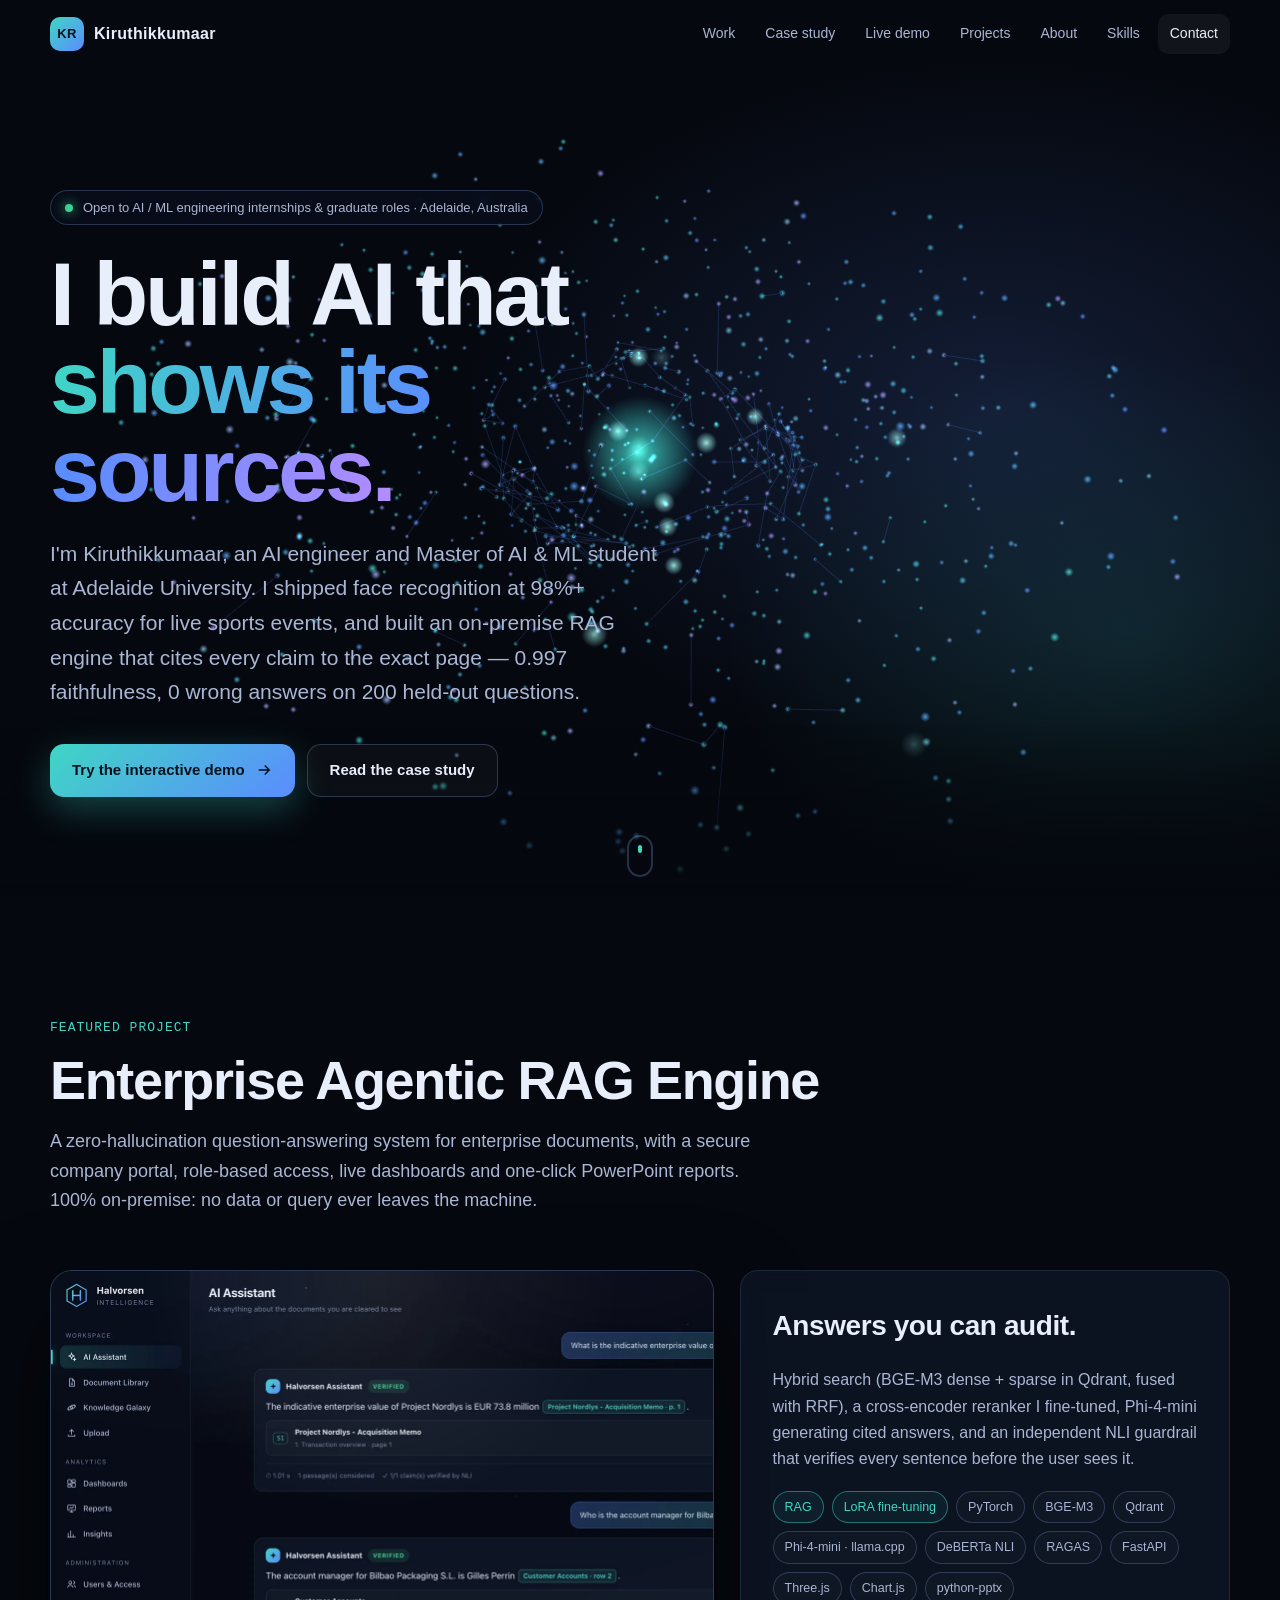
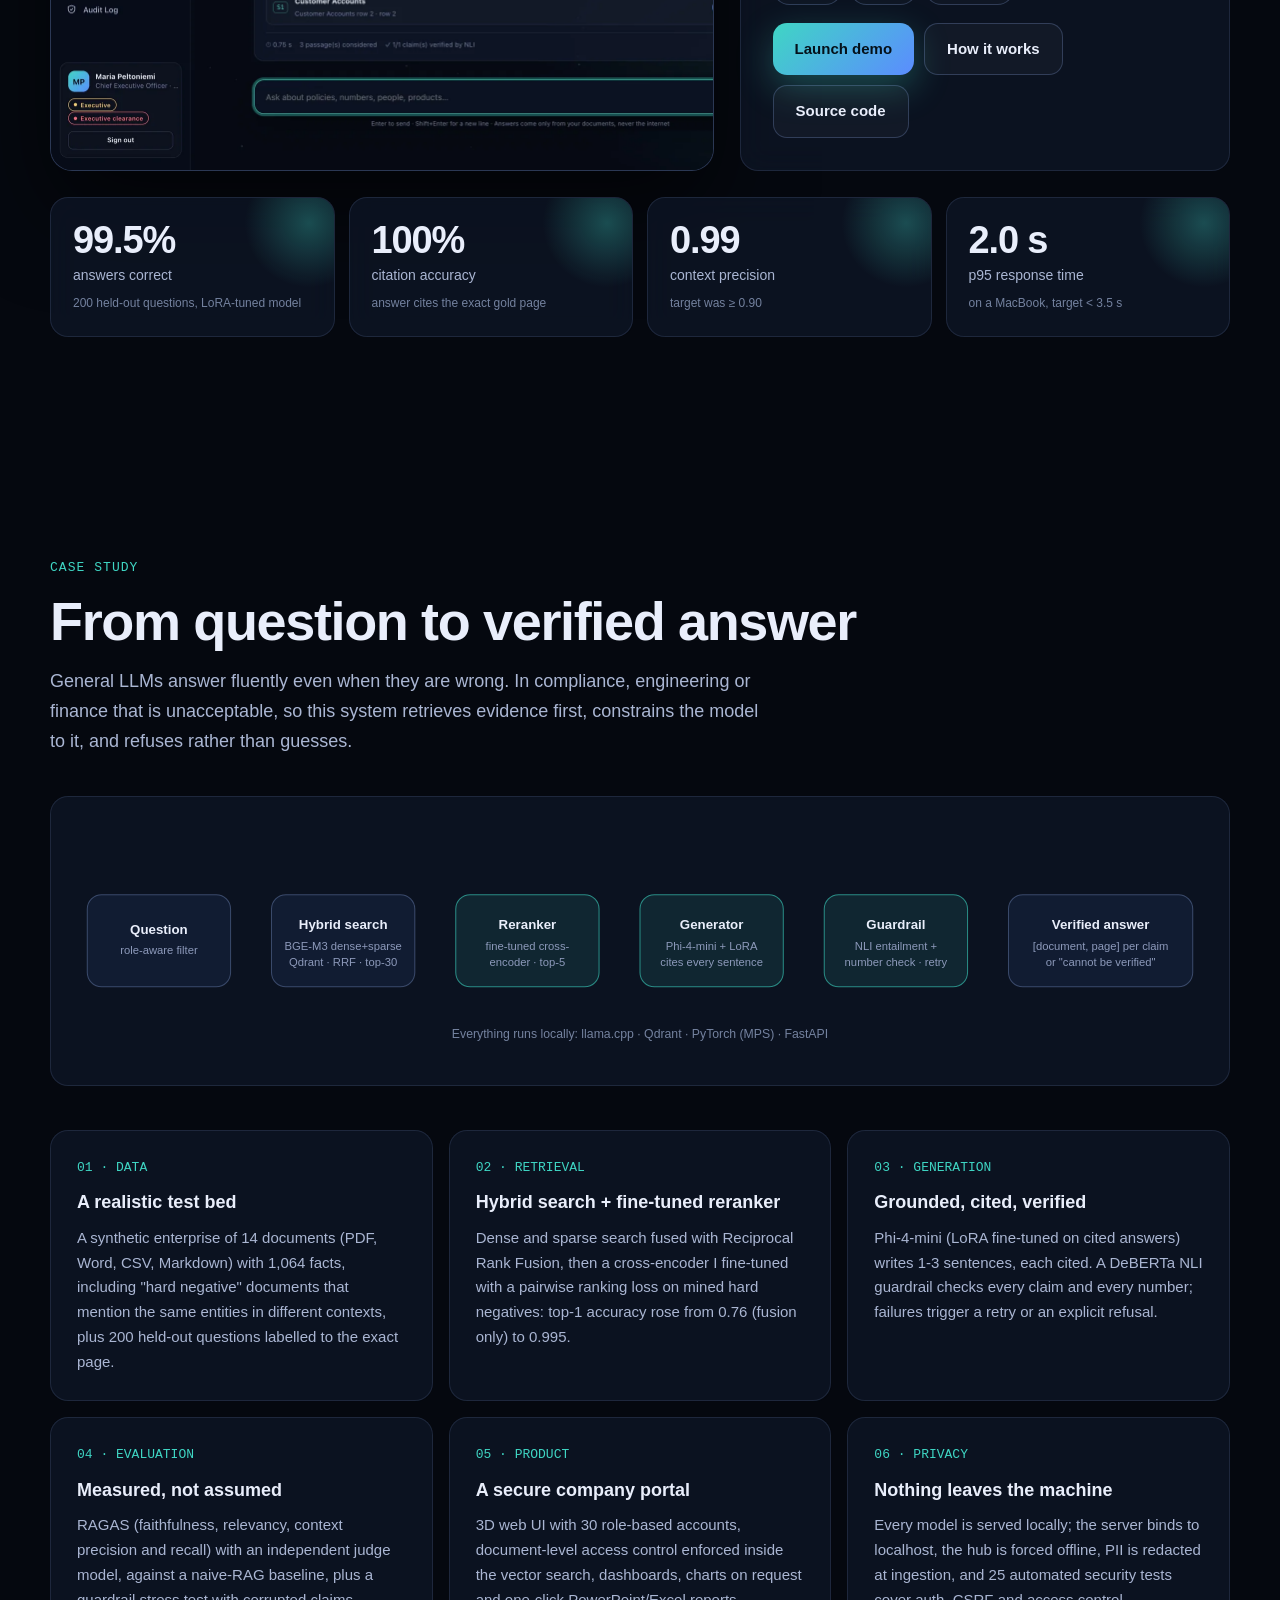
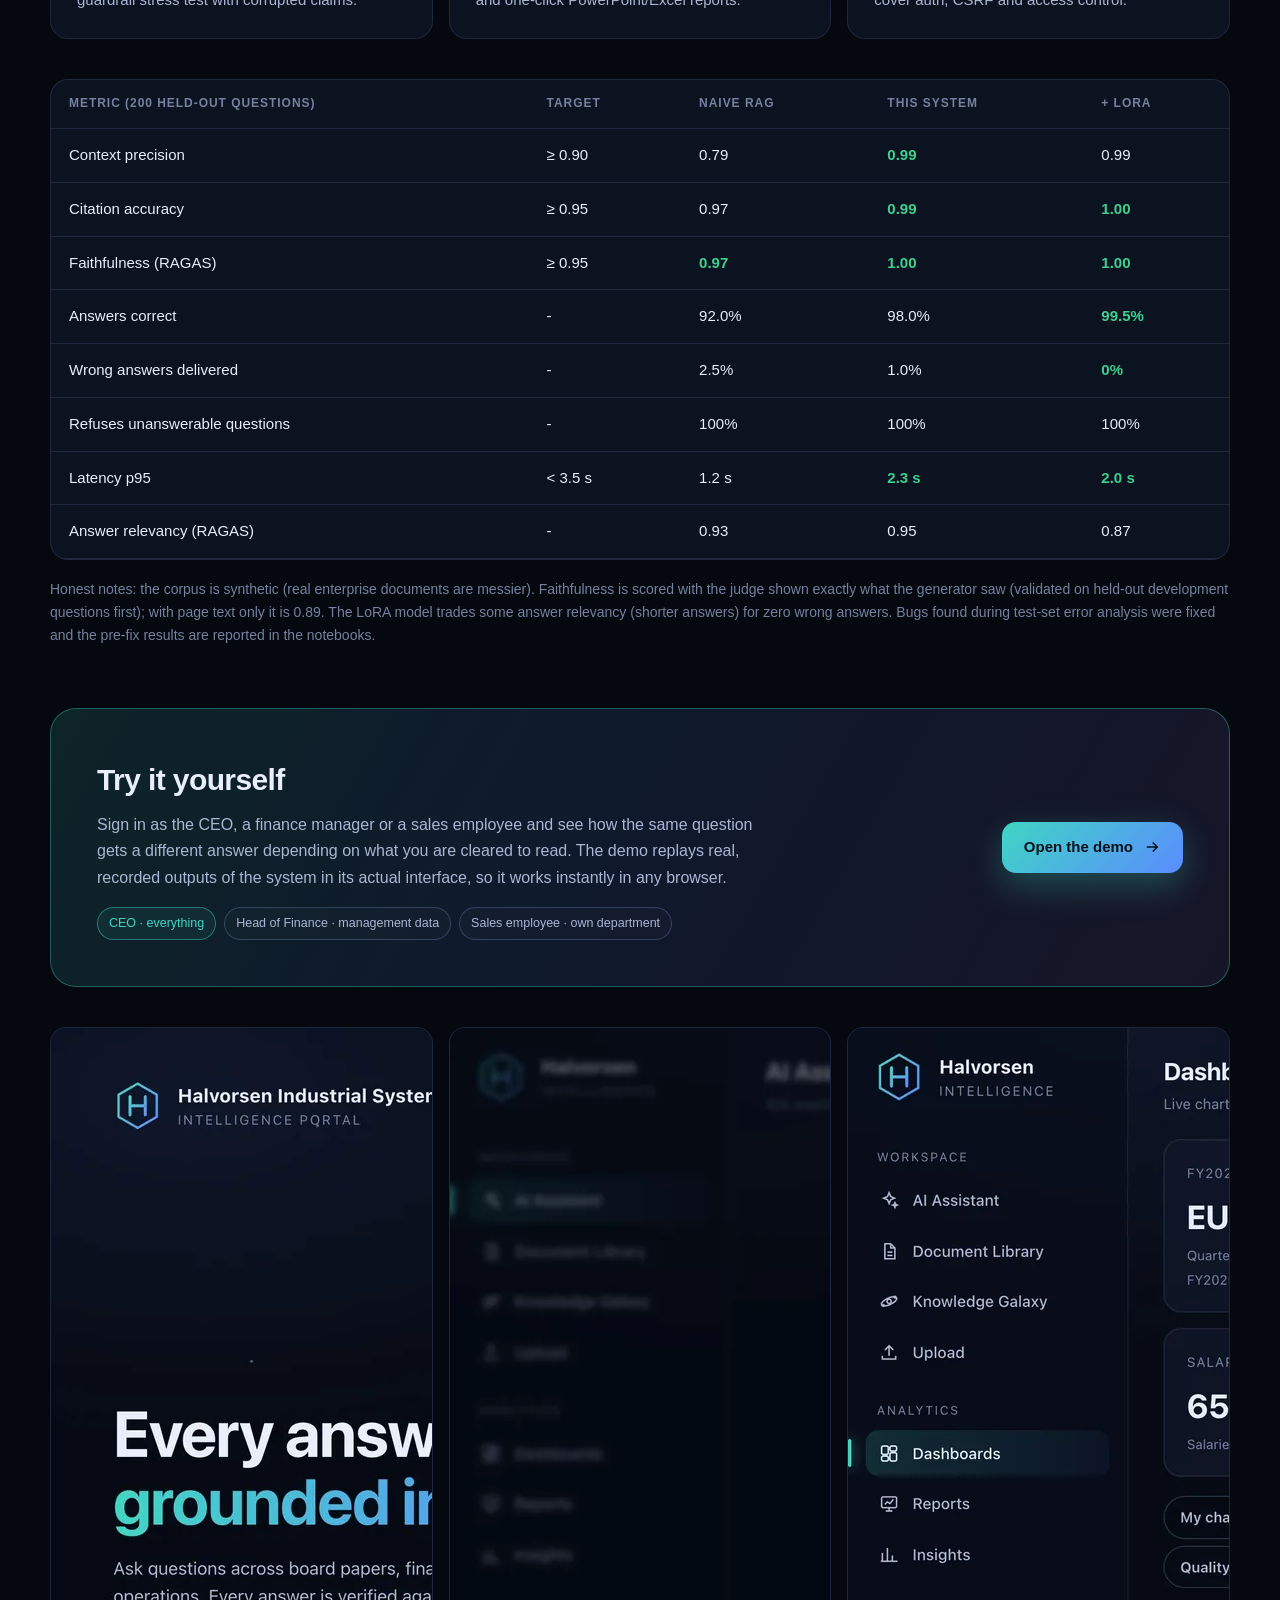
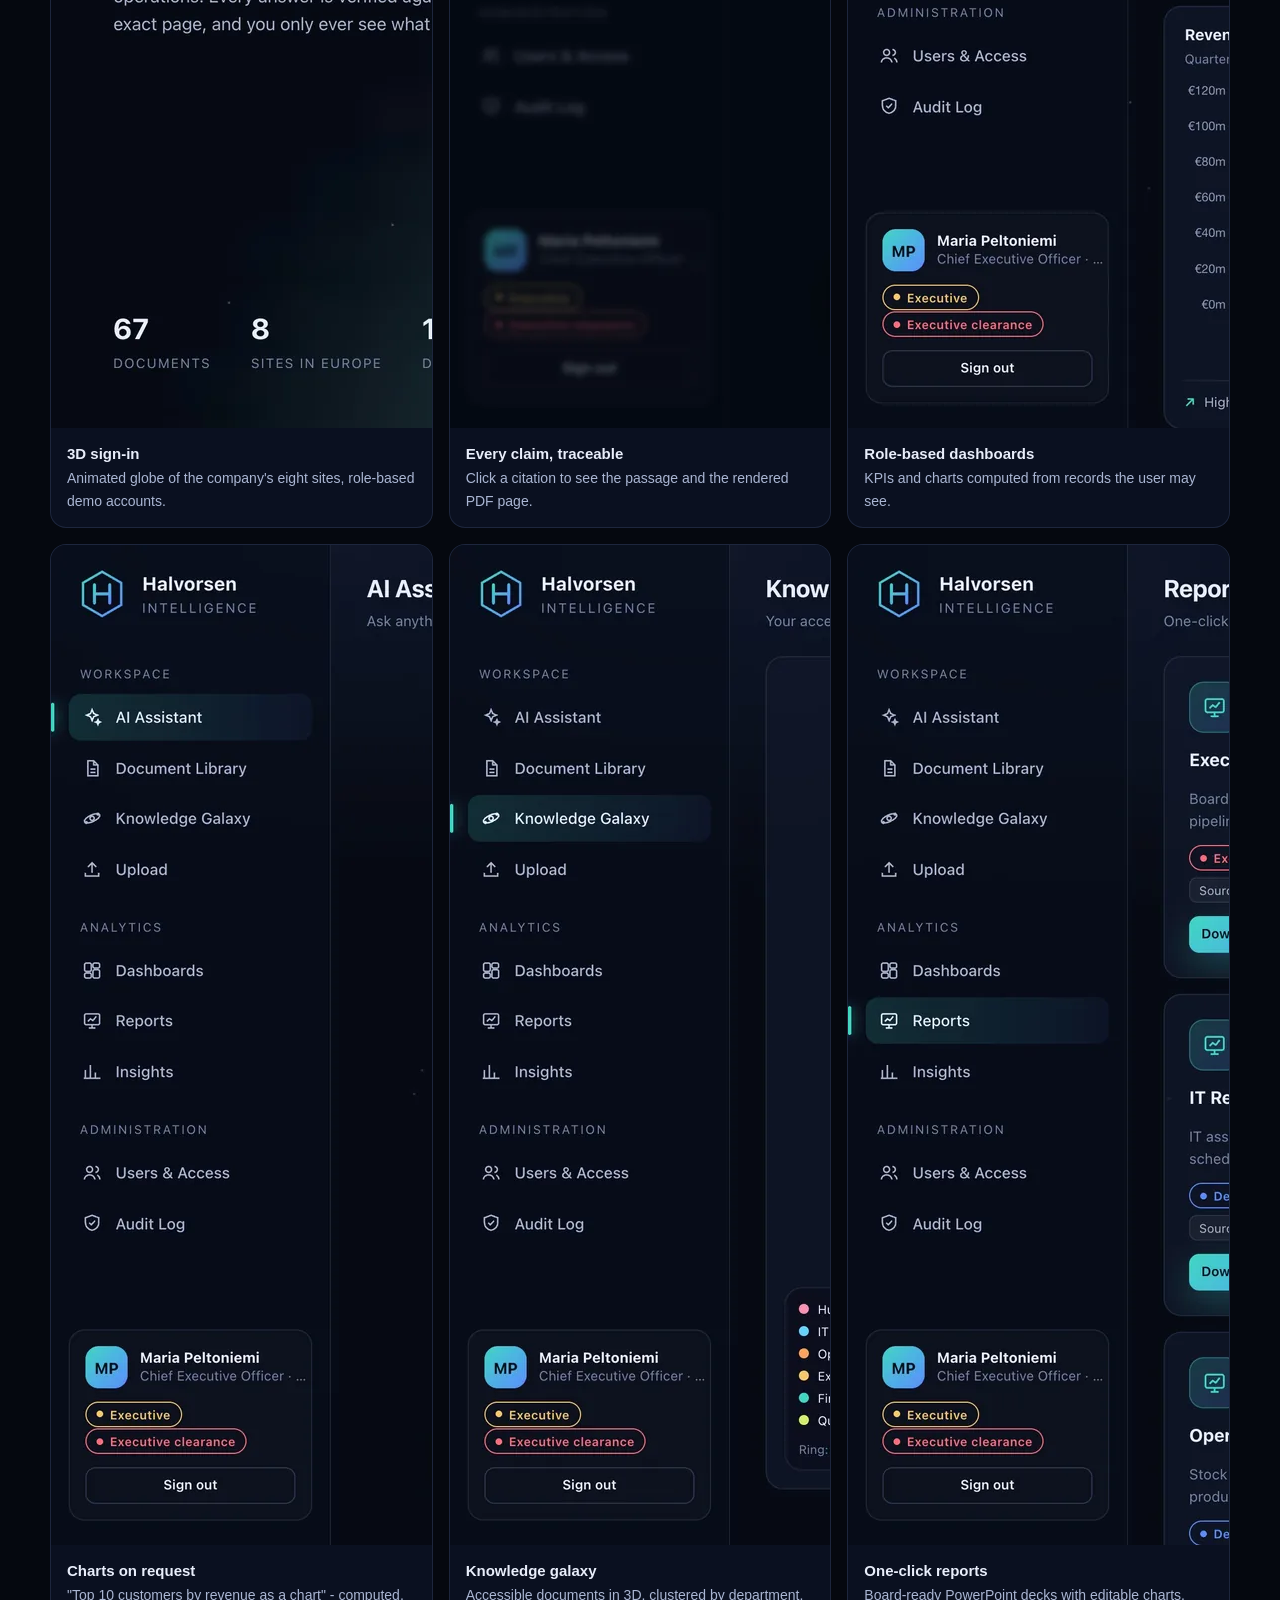
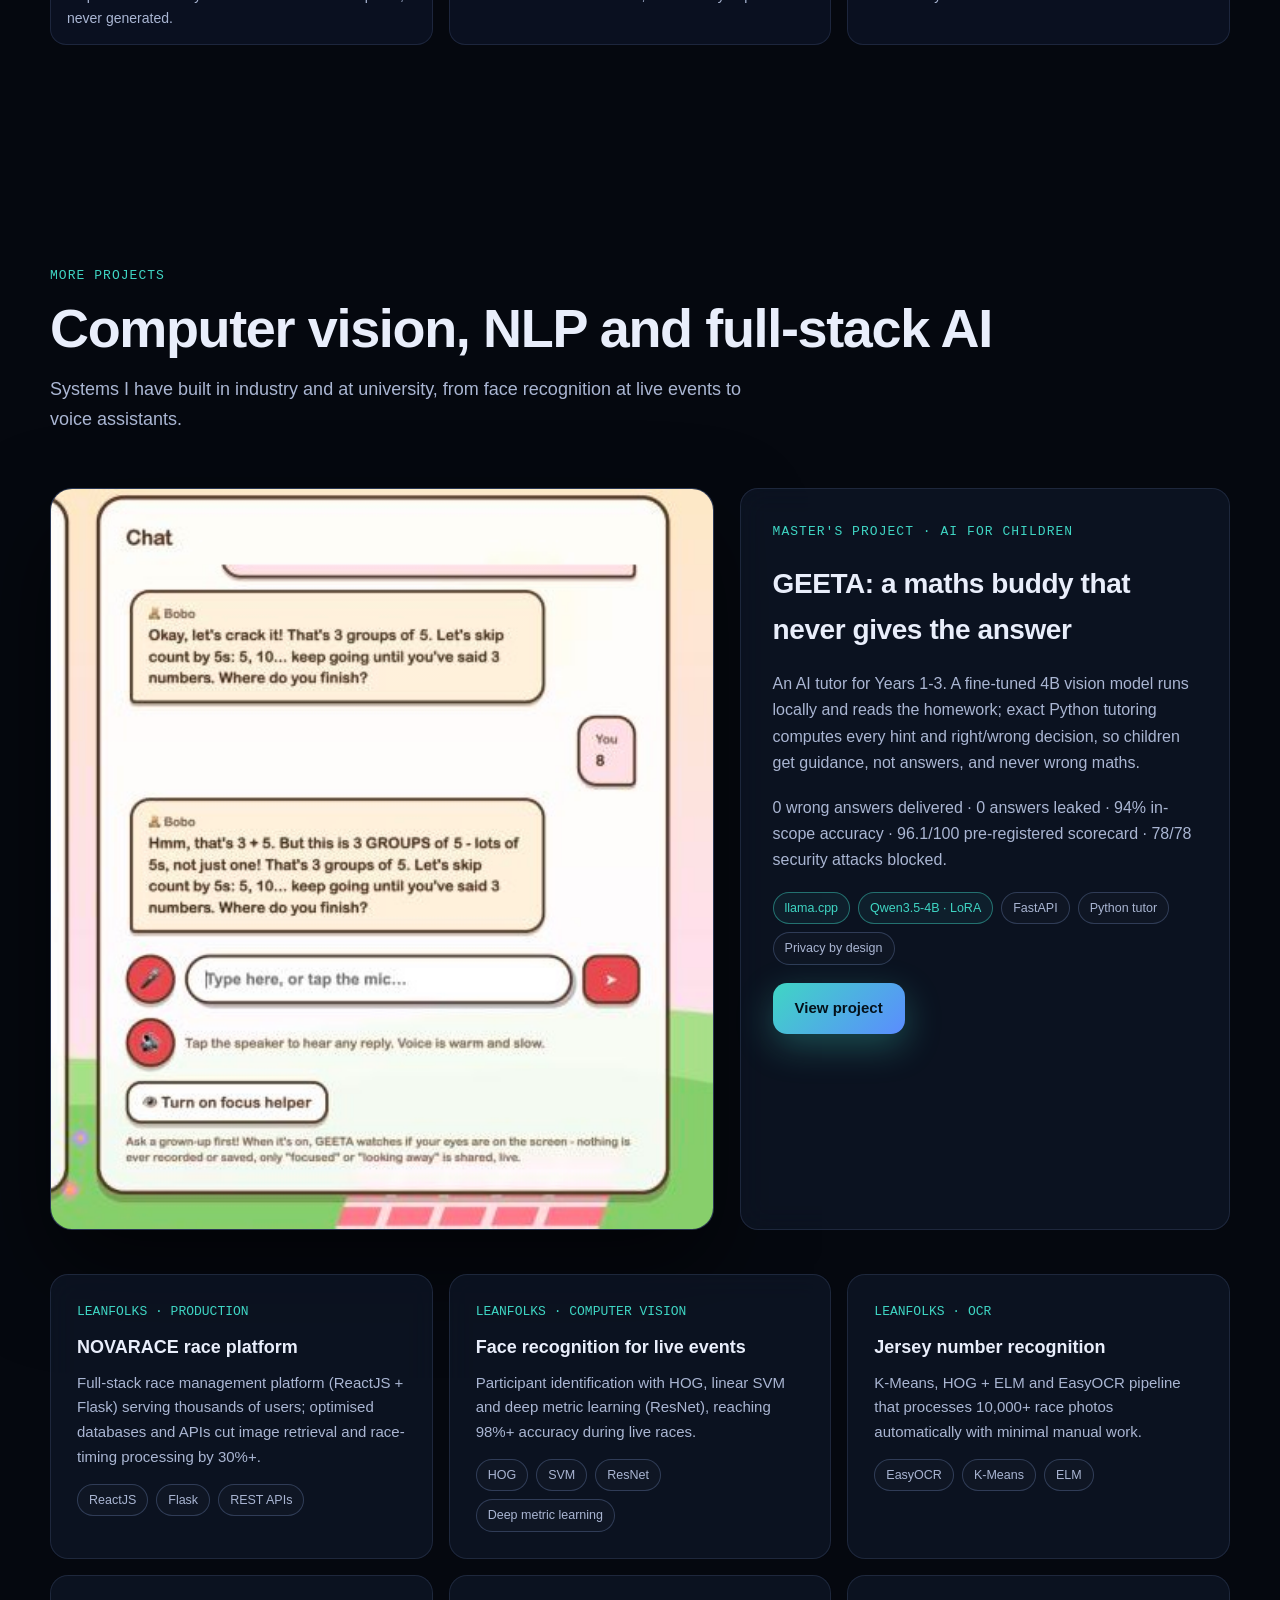
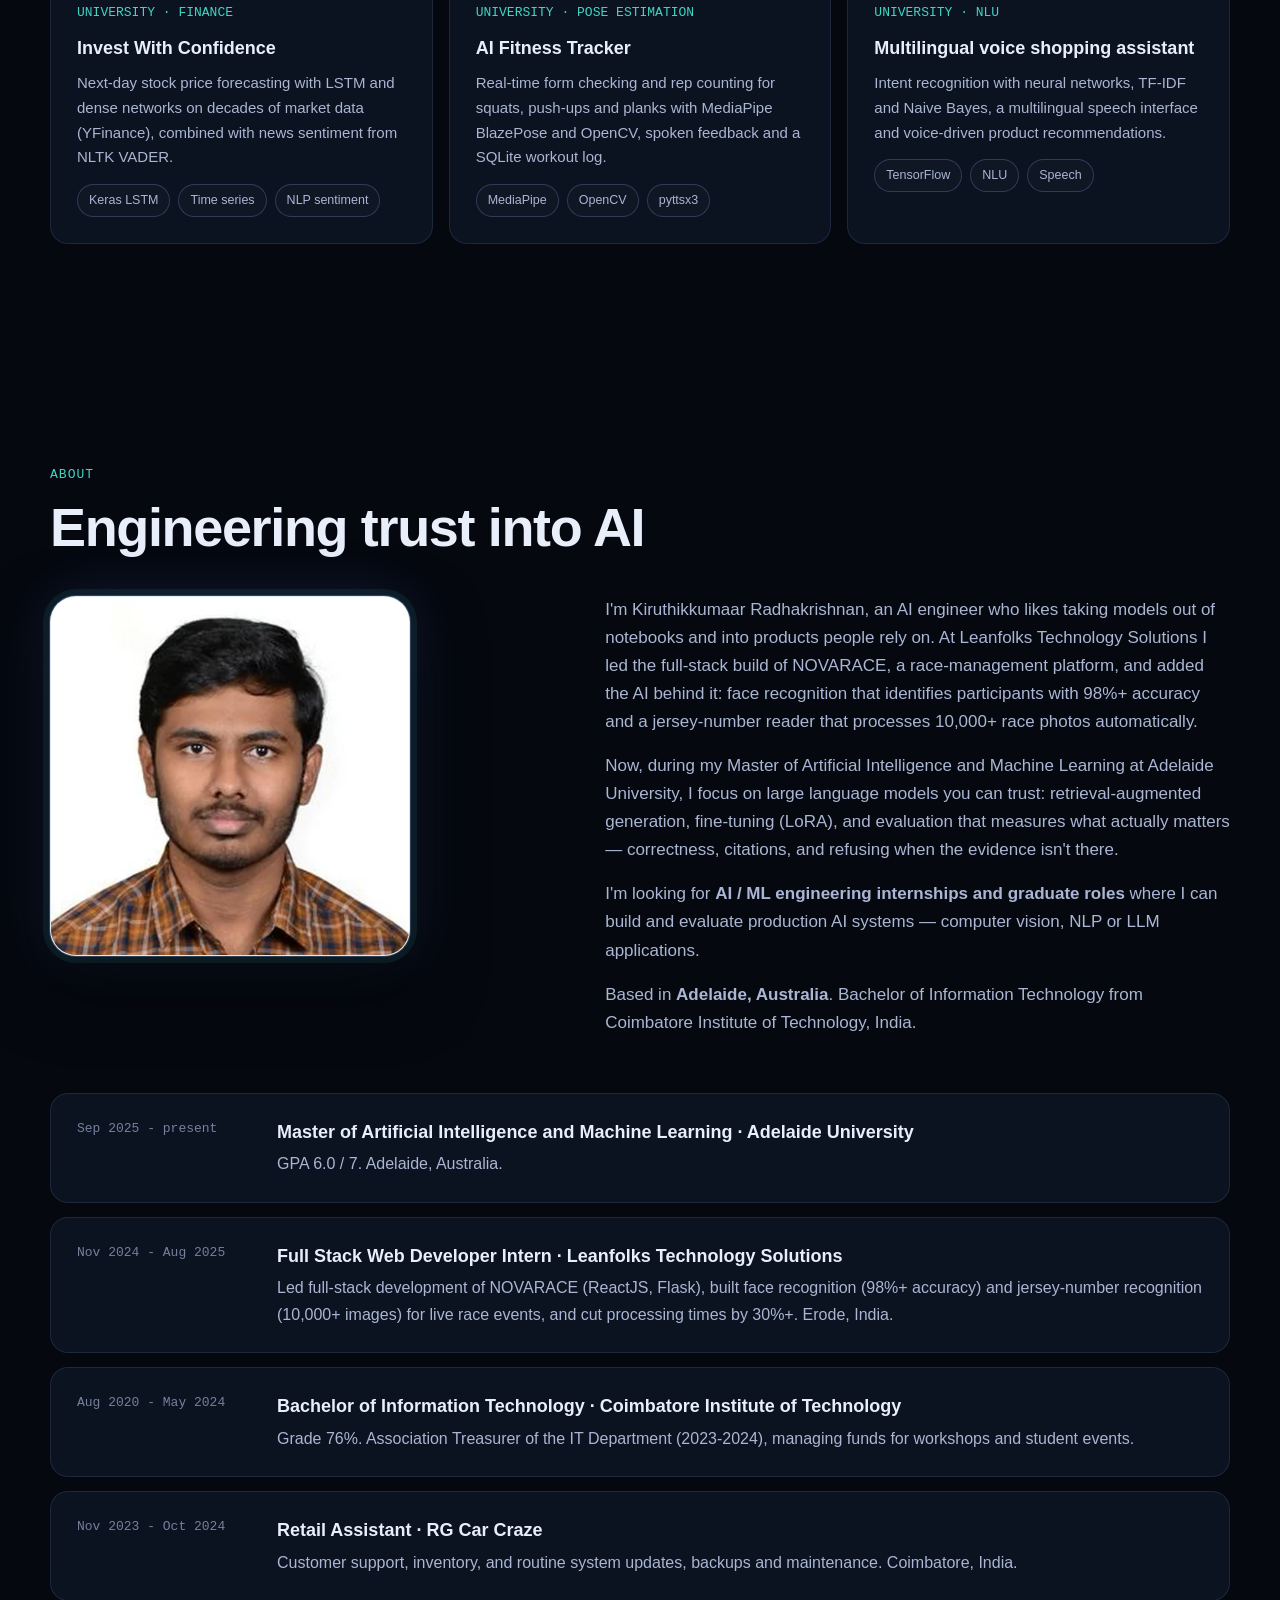
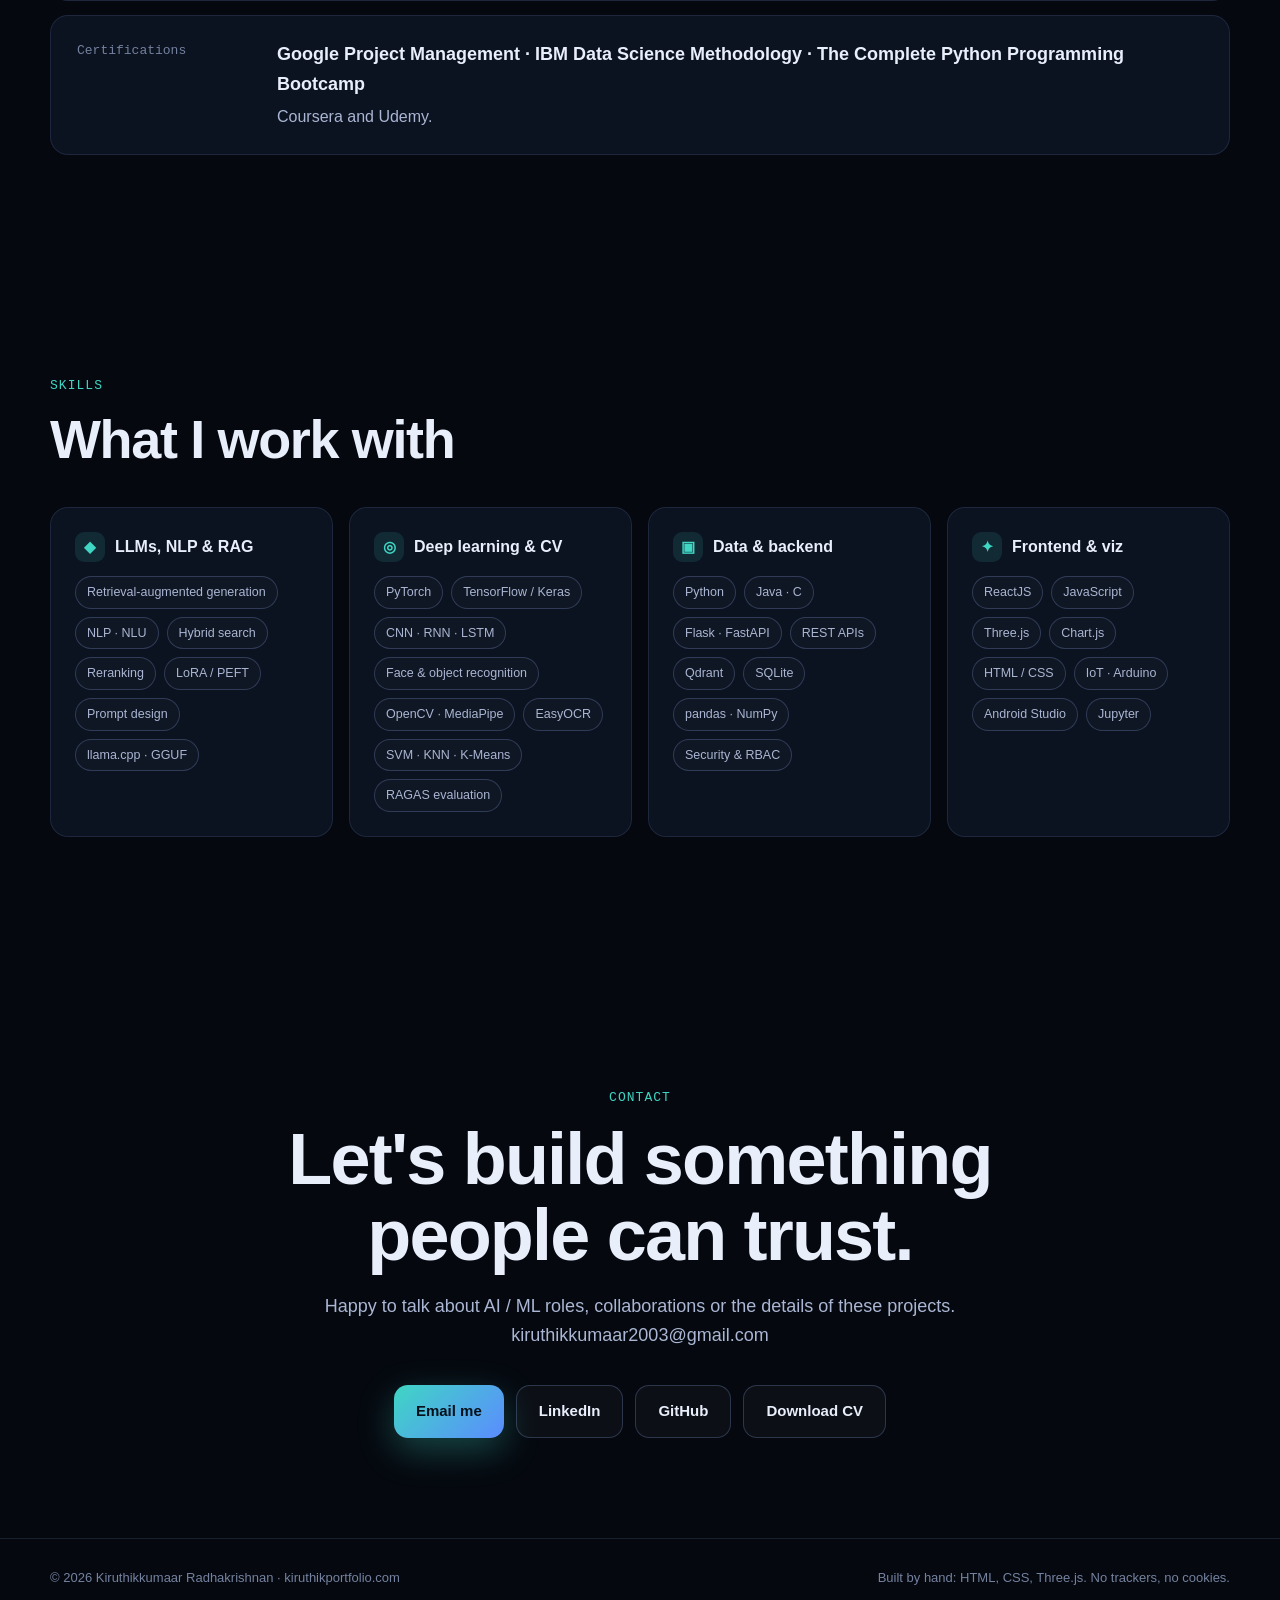
<file: index.html>
<!doctype html>
<html lang="en">
<head>
<meta charset="utf-8">
<meta http-equiv="Content-Security-Policy" content="default-src 'self'; script-src 'self'; style-src 'self' 'unsafe-inline'; img-src 'self' data: blob:; font-src 'self'; connect-src 'self'; media-src 'self'; object-src 'none'; base-uri 'self'; form-action 'none'">
<meta name="referrer" content="strict-origin-when-cross-origin">
<meta name="viewport" content="width=device-width, initial-scale=1">
<title>Kiruthikkumaar Radhakrishnan · AI &amp; ML Engineer</title>
<meta name="description" content="Portfolio of Kiruthikkumaar Radhakrishnan - AI and full-stack engineer building grounded, verifiable LLM systems. Featured: Enterprise Agentic RAG Engine with an interactive demo.">
<meta property="og:title" content="Kiruthikkumaar Radhakrishnan · AI &amp; ML Engineer">
<meta property="og:description" content="Enterprise Agentic RAG Engine - zero-hallucination document intelligence that runs fully on-premise. Try the interactive demo.">
<meta property="og:image" content="https://kiruthikportfolio.com/assets/img/og.jpg">
<meta name="theme-color" content="#05080f">
<link rel="icon" href="data:image/svg+xml,%3Csvg xmlns='http://www.w3.org/2000/svg' viewBox='0 0 64 64'%3E%3Crect width='64' height='64' rx='16' fill='%233fd6c4'/%3E%3Ctext x='32' y='42' font-size='28' font-family='Arial' font-weight='700' text-anchor='middle' fill='%2304111a'%3EK%3C/text%3E%3C/svg%3E">
<link rel="stylesheet" href="assets/css/site.css">
</head>
<body>
<header class="nav" id="nav">
  <div class="wrap">
    <a class="logo" href="#top"><i>KR</i><span>Kiruthikkumaar</span></a>
    <nav id="menu">
      <a href="#work">Work</a><a href="#case">Case study</a><a href="#demo">Live demo</a><a href="#projects">Projects</a><a href="#about">About</a><a href="#skills">Skills</a><a href="#contact">Contact</a>
    </nav>
    <button class="menu-btn" id="menu-btn" aria-label="Menu">☰</button>
  </div>
</header>

<main id="top">
  <!-- ============================== HERO ============================== -->
  <section class="hero">
    <canvas id="hero3d" aria-hidden="true"></canvas>
    <div class="wrap">
      <span class="eyebrow"><b></b>Open to AI / ML engineering internships &amp; graduate roles · Adelaide, Australia</span>
      <h1>I build AI that <span class="grad">shows its sources.</span></h1>
      <p class="lead">I'm Kiruthikkumaar, an AI engineer and Master of AI &amp; ML student at Adelaide University. I shipped face recognition at 98%+ accuracy for live sports events, and built an on-premise RAG engine that cites every claim to the exact page &mdash; 0.997 faithfulness, 0 wrong answers on 200 held-out questions.</p>
      <div class="cta">
        <a class="btn primary" href="demo/">Try the interactive demo
          <svg viewBox="0 0 24 24" fill="none" stroke="currentColor" stroke-width="2"><path d="M5 12h13M13 6l6 6-6 6"/></svg></a>
        <a class="btn" href="#case">Read the case study</a>
      </div>
    </div>
    <div class="scroll-cue" aria-hidden="true"></div>
  </section>

  <!-- ============================== FEATURED WORK ============================== -->
  <section id="work">
    <div class="wrap">
      <div class="kicker reveal">Featured project</div>
      <h2 class="reveal">Enterprise Agentic RAG Engine</h2>
      <p class="sub reveal">A zero-hallucination question-answering system for enterprise documents, with a secure company portal, role-based access, live dashboards and one-click PowerPoint reports. 100% on-premise: no data or query ever leaves the machine.</p>

      <div class="feature">
        <a class="shot reveal" href="demo/" aria-label="Open the interactive demo"><img src="assets/img/portal-assistant.webp" alt="The AI assistant answering with a verified, cited answer" width="1600" height="1000" decoding="async"><span class="glare"></span></a>
        <div class="card info reveal">
          <h3>Answers you can audit.</h3>
          <p>Hybrid search (BGE-M3 dense + sparse in Qdrant, fused with RRF), a cross-encoder reranker I fine-tuned, Phi-4-mini generating cited answers, and an independent NLI guardrail that verifies every sentence before the user sees it.</p>
          <div class="chips">
            <span class="chip hl">RAG</span><span class="chip hl">LoRA fine-tuning</span><span class="chip">PyTorch</span><span class="chip">BGE-M3</span><span class="chip">Qdrant</span>
            <span class="chip">Phi-4-mini · llama.cpp</span><span class="chip">DeBERTa NLI</span><span class="chip">RAGAS</span><span class="chip">FastAPI</span><span class="chip">Three.js</span><span class="chip">Chart.js</span><span class="chip">python-pptx</span>
          </div>
          <div style="display:flex;gap:10px;flex-wrap:wrap;margin-top:auto">
            <a class="btn primary" href="demo/">Launch demo</a>
            <a class="btn" href="#case">How it works</a>
            <a class="btn" href="https://github.com/KiruthikkumaarR/enterprise-agentic-rag" target="_blank" rel="noopener">Source code</a>
          </div>
        </div>
      </div>

      <div class="metrics">
        <div class="card metric reveal"><b data-count="99.5" data-suffix="%">0</b><span>answers correct</span><small>200 held-out questions, LoRA-tuned model</small></div>
        <div class="card metric reveal"><b data-count="100" data-suffix="%">0</b><span>citation accuracy</span><small>answer cites the exact gold page</small></div>
        <div class="card metric reveal"><b data-count="0.99" data-dec="2">0</b><span>context precision</span><small>target was ≥ 0.90</small></div>
        <div class="card metric reveal"><b data-count="2.0" data-dec="1" data-suffix=" s">0</b><span>p95 response time</span><small>on a MacBook, target &lt; 3.5 s</small></div>
      </div>
    </div>
  </section>

  <!-- ============================== CASE STUDY ============================== -->
  <section id="case">
    <div class="wrap">
      <div class="kicker reveal">Case study</div>
      <h2 class="reveal">From question to verified answer</h2>
      <p class="sub reveal">General LLMs answer fluently even when they are wrong. In compliance, engineering or finance that is unacceptable, so this system retrieves evidence first, constrains the model to it, and refuses rather than guesses.</p>

      <div class="card arch reveal">
        <svg viewBox="0 0 1100 230" role="img" aria-label="Pipeline: question, hybrid retrieval, reranker, generator, guardrail, cited answer">
          <defs><linearGradient id="flowgrad" x1="0" x2="1"><stop offset="0" stop-color="#3fd6c4"/><stop offset="1" stop-color="#5b8cff"/></linearGradient></defs>
          <path class="flow" d="M150 115 H190 M330 115 H370 M510 115 H550 M690 115 H730 M870 115 H910"/>
          <g class="node"><rect x="10" y="70" width="140" height="90" rx="14"/><text x="80" y="108" text-anchor="middle">Question</text><text class="s" x="80" y="128" text-anchor="middle">role-aware filter</text></g>
          <g class="node"><rect x="190" y="70" width="140" height="90" rx="14"/><text x="260" y="104" text-anchor="middle">Hybrid search</text><text class="s" x="260" y="124" text-anchor="middle">BGE-M3 dense+sparse</text><text class="s" x="260" y="140" text-anchor="middle">Qdrant · RRF · top-30</text></g>
          <g class="node ai"><rect x="370" y="70" width="140" height="90" rx="14"/><text x="440" y="104" text-anchor="middle">Reranker</text><text class="s" x="440" y="124" text-anchor="middle">fine-tuned cross-</text><text class="s" x="440" y="140" text-anchor="middle">encoder · top-5</text></g>
          <g class="node ai"><rect x="550" y="70" width="140" height="90" rx="14"/><text x="620" y="104" text-anchor="middle">Generator</text><text class="s" x="620" y="124" text-anchor="middle">Phi-4-mini + LoRA</text><text class="s" x="620" y="140" text-anchor="middle">cites every sentence</text></g>
          <g class="node ai"><rect x="730" y="70" width="140" height="90" rx="14"/><text x="800" y="104" text-anchor="middle">Guardrail</text><text class="s" x="800" y="124" text-anchor="middle">NLI entailment +</text><text class="s" x="800" y="140" text-anchor="middle">number check · retry</text></g>
          <g class="node"><rect x="910" y="70" width="180" height="90" rx="14"/><text x="1000" y="104" text-anchor="middle">Verified answer</text><text class="s" x="1000" y="124" text-anchor="middle">[document, page] per claim</text><text class="s" x="1000" y="140" text-anchor="middle">or "cannot be verified"</text></g>
          <text x="550" y="210" text-anchor="middle" fill="#74829f" font-size="12">Everything runs locally: llama.cpp · Qdrant · PyTorch (MPS) · FastAPI</text>
        </svg>
      </div>

      <div class="steps">
        <div class="card step reveal"><div class="n">01 · DATA</div><h3>A realistic test bed</h3><p>A synthetic enterprise of 14 documents (PDF, Word, CSV, Markdown) with 1,064 facts, including "hard negative" documents that mention the same entities in different contexts, plus 200 held-out questions labelled to the exact page.</p></div>
        <div class="card step reveal"><div class="n">02 · RETRIEVAL</div><h3>Hybrid search + fine-tuned reranker</h3><p>Dense and sparse search fused with Reciprocal Rank Fusion, then a cross-encoder I fine-tuned with a pairwise ranking loss on mined hard negatives: top-1 accuracy rose from 0.76 (fusion only) to 0.995.</p></div>
        <div class="card step reveal"><div class="n">03 · GENERATION</div><h3>Grounded, cited, verified</h3><p>Phi-4-mini (LoRA fine-tuned on cited answers) writes 1-3 sentences, each cited. A DeBERTa NLI guardrail checks every claim and every number; failures trigger a retry or an explicit refusal.</p></div>
        <div class="card step reveal"><div class="n">04 · EVALUATION</div><h3>Measured, not assumed</h3><p>RAGAS (faithfulness, relevancy, context precision and recall) with an independent judge model, against a naive-RAG baseline, plus a guardrail stress test with corrupted claims.</p></div>
        <div class="card step reveal"><div class="n">05 · PRODUCT</div><h3>A secure company portal</h3><p>3D web UI with 30 role-based accounts, document-level access control enforced inside the vector search, dashboards, charts on request and one-click PowerPoint/Excel reports.</p></div>
        <div class="card step reveal"><div class="n">06 · PRIVACY</div><h3>Nothing leaves the machine</h3><p>Every model is served locally; the server binds to localhost, the hub is forced offline, PII is redacted at ingestion, and 25 automated security tests cover auth, CSRF and access control.</p></div>
      </div>

      <div class="card results reveal">
        <table>
          <thead><tr><th>Metric (200 held-out questions)</th><th>Target</th><th>Naive RAG</th><th>This system</th><th>+ LoRA</th></tr></thead>
          <tbody id="results-body">
            <tr><td>Context precision</td><td>≥ 0.90</td><td class="num">0.79</td><td class="num"><span class="ok">0.99</span></td><td class="num">0.99</td></tr>
            <tr><td>Citation accuracy</td><td>≥ 0.95</td><td class="num">0.97</td><td class="num"><span class="ok">0.99</span></td><td class="num"><span class="ok">1.00</span></td></tr>
            <tr><td>Faithfulness (RAGAS)</td><td>≥ 0.95</td><td class="num" data-k="faith_naive">…</td><td class="num" data-k="faith_full">…</td><td class="num" data-k="faith_lora">…</td></tr>
            <tr><td>Answers correct</td><td>-</td><td class="num">92.0%</td><td class="num">98.0%</td><td class="num"><span class="ok">99.5%</span></td></tr>
            <tr><td>Wrong answers delivered</td><td>-</td><td class="num">2.5%</td><td class="num">1.0%</td><td class="num"><span class="ok">0%</span></td></tr>
            <tr><td>Refuses unanswerable questions</td><td>-</td><td class="num">100%</td><td class="num">100%</td><td class="num">100%</td></tr>
            <tr><td>Latency p95</td><td>&lt; 3.5 s</td><td class="num">1.2 s</td><td class="num"><span class="ok">2.3 s</span></td><td class="num"><span class="ok">2.0 s</span></td></tr>
            <tr><td>Answer relevancy (RAGAS)</td><td>-</td><td class="num">0.93</td><td class="num">0.95</td><td class="num">0.87</td></tr>
          </tbody>
        </table>
      </div>
      <p class="note reveal">Honest notes: the corpus is synthetic (real enterprise documents are messier). Faithfulness is scored with the judge shown exactly what the generator saw (validated on held-out development questions first); with page text only it is 0.89. The LoRA model trades some answer relevancy (shorter answers) for zero wrong answers. Bugs found during test-set error analysis were fixed and the pre-fix results are reported in the notebooks.</p>

      <div class="demo-band reveal" id="demo">
        <div>
          <h3>Try it yourself</h3>
          <p>Sign in as the CEO, a finance manager or a sales employee and see how the same question gets a different answer depending on what you are cleared to read. The demo replays real, recorded outputs of the system in its actual interface, so it works instantly in any browser.</p>
          <div class="roles"><span class="chip hl">CEO · everything</span><span class="chip">Head of Finance · management data</span><span class="chip">Sales employee · own department</span></div>
        </div>
        <a class="btn primary" href="demo/">Open the demo
          <svg viewBox="0 0 24 24" fill="none" stroke="currentColor" stroke-width="2"><path d="M5 12h13M13 6l6 6-6 6"/></svg></a>
      </div>

      <div class="gallery">
        <figure class="reveal"><img src="assets/img/portal-login.webp" alt="3D sign-in page with globe of company sites" loading="lazy" width="1600" height="1000" decoding="async"><figcaption><b>3D sign-in</b>Animated globe of the company's eight sites, role-based demo accounts.</figcaption></figure>
        <figure class="reveal"><img src="assets/img/portal-citation.webp" alt="Source drawer showing the cited PDF page" loading="lazy" width="1600" height="1000" decoding="async"><figcaption><b>Every claim, traceable</b>Click a citation to see the passage and the rendered PDF page.</figcaption></figure>
        <figure class="reveal"><img src="assets/img/portal-dashboard.webp" alt="Executive dashboard with KPI tiles and charts" loading="lazy" width="1600" height="1000" decoding="async"><figcaption><b>Role-based dashboards</b>KPIs and charts computed from records the user may see.</figcaption></figure>
        <figure class="reveal"><img src="assets/img/portal-chart.webp" alt="Chart generated in the assistant chat" loading="lazy" width="1600" height="1000" decoding="async"><figcaption><b>Charts on request</b>"Top 10 customers by revenue as a chart" - computed, never generated.</figcaption></figure>
        <figure class="reveal"><img src="assets/img/portal-galaxy.webp" alt="3D knowledge galaxy of documents" loading="lazy" width="1600" height="1000" decoding="async"><figcaption><b>Knowledge galaxy</b>Accessible documents in 3D, clustered by department.</figcaption></figure>
        <figure class="reveal"><img src="assets/img/portal-reports.webp" alt="One-click PowerPoint and Excel reports" loading="lazy" width="1600" height="1000" decoding="async"><figcaption><b>One-click reports</b>Board-ready PowerPoint decks with editable charts.</figcaption></figure>
      </div>
    </div>
  </section>

  <!-- ============================== MORE PROJECTS ============================== -->
  <section id="projects">
    <div class="wrap">
      <div class="kicker reveal">More projects</div>
      <h2 class="reveal">Computer vision, NLP and full-stack AI</h2>
      <p class="sub reveal">Systems I have built in industry and at university, from face recognition at live events to voice assistants.</p>
      <div class="feature">
        <a class="shot reveal" href="geeta/" aria-label="Open the GEETA project page"><img src="assets/img/geeta-chat-only.jpg" alt="GEETA's teddy buddy spotting that a child added instead of multiplying, and giving a hint" width="420" height="470" decoding="async"><span class="glare"></span></a>
        <div class="card info reveal">
          <div class="kicker" style="margin:0">Master's project · AI for children</div>
          <h3>GEETA: a maths buddy that never gives the answer</h3>
          <p>An AI tutor for Years 1-3. A fine-tuned 4B vision model runs locally and reads the homework; exact Python tutoring computes every hint and right/wrong decision, so children get guidance, not answers, and never wrong maths.</p>
          <p>0 wrong answers delivered · 0 answers leaked · 94% in-scope accuracy · 96.1/100 pre-registered scorecard · 78/78 security attacks blocked.</p>
          <div class="chips"><span class="chip hl">llama.cpp</span><span class="chip hl">Qwen3.5-4B · LoRA</span><span class="chip">FastAPI</span><span class="chip">Python tutor</span><span class="chip">Privacy by design</span></div>
          <div style="display:flex;gap:12px;flex-wrap:wrap"><a class="btn primary" href="geeta/">View project</a></div>
        </div>
      </div>
      <div class="steps">
        <div class="card step reveal"><div class="n">LEANFOLKS · PRODUCTION</div><h3>NOVARACE race platform</h3><p>Full-stack race management platform (ReactJS + Flask) serving thousands of users; optimised databases and APIs cut image retrieval and race-timing processing by 30%+.</p>
          <div class="chips" style="margin-top:14px"><span class="chip">ReactJS</span><span class="chip">Flask</span><span class="chip">REST APIs</span></div></div>
        <div class="card step reveal"><div class="n">LEANFOLKS · COMPUTER VISION</div><h3>Face recognition for live events</h3><p>Participant identification with HOG, linear SVM and deep metric learning (ResNet), reaching 98%+ accuracy during live races.</p>
          <div class="chips" style="margin-top:14px"><span class="chip">HOG</span><span class="chip">SVM</span><span class="chip">ResNet</span><span class="chip">Deep metric learning</span></div></div>
        <div class="card step reveal"><div class="n">LEANFOLKS · OCR</div><h3>Jersey number recognition</h3><p>K-Means, HOG + ELM and EasyOCR pipeline that processes 10,000+ race photos automatically with minimal manual work.</p>
          <div class="chips" style="margin-top:14px"><span class="chip">EasyOCR</span><span class="chip">K-Means</span><span class="chip">ELM</span></div></div>
        <div class="card step reveal"><div class="n">UNIVERSITY · FINANCE</div><h3>Invest With Confidence</h3><p>Next-day stock price forecasting with LSTM and dense networks on decades of market data (YFinance), combined with news sentiment from NLTK VADER.</p>
          <div class="chips" style="margin-top:14px"><span class="chip">Keras LSTM</span><span class="chip">Time series</span><span class="chip">NLP sentiment</span></div></div>
        <div class="card step reveal"><div class="n">UNIVERSITY · POSE ESTIMATION</div><h3>AI Fitness Tracker</h3><p>Real-time form checking and rep counting for squats, push-ups and planks with MediaPipe BlazePose and OpenCV, spoken feedback and a SQLite workout log.</p>
          <div class="chips" style="margin-top:14px"><span class="chip">MediaPipe</span><span class="chip">OpenCV</span><span class="chip">pyttsx3</span></div></div>
        <div class="card step reveal"><div class="n">UNIVERSITY · NLU</div><h3>Multilingual voice shopping assistant</h3><p>Intent recognition with neural networks, TF-IDF and Naive Bayes, a multilingual speech interface and voice-driven product recommendations.</p>
          <div class="chips" style="margin-top:14px"><span class="chip">TensorFlow</span><span class="chip">NLU</span><span class="chip">Speech</span></div></div>
      </div>
    </div>
  </section>

  <!-- ============================== ABOUT ============================== -->
  <section id="about">
    <div class="wrap">
      <div class="kicker reveal">About</div>
      <h2 class="reveal">Engineering trust into AI</h2>
      <div class="about">
        <img class="portrait reveal" src="assets/img/portrait.webp" alt="Portrait of Kiruthikkumaar Radhakrishnan" width="480" height="480" decoding="async" loading="lazy">
        <div class="reveal">
          <p>I'm Kiruthikkumaar Radhakrishnan, an AI engineer who likes taking models out of notebooks and into products people rely on. At Leanfolks Technology Solutions I led the full-stack build of NOVARACE, a race-management platform, and added the AI behind it: face recognition that identifies participants with 98%+ accuracy and a jersey-number reader that processes 10,000+ race photos automatically.</p>
          <p>Now, during my Master of Artificial Intelligence and Machine Learning at Adelaide University, I focus on large language models you can trust: retrieval-augmented generation, fine-tuning (LoRA), and evaluation that measures what actually matters &mdash; correctness, citations, and refusing when the evidence isn't there.</p>
          <p>I'm looking for <b>AI / ML engineering internships and graduate roles</b> where I can build and evaluate production AI systems &mdash; computer vision, NLP or LLM applications.</p>
          <p>Based in <b>Adelaide, Australia</b>. Bachelor of Information Technology from Coimbatore Institute of Technology, India.</p>
        </div>
      </div>
      <div class="timeline" id="experience">
        <div class="card tl reveal"><div class="when">Sep 2025 - present</div><div><h3>Master of Artificial Intelligence and Machine Learning · Adelaide University</h3><p>GPA 6.0 / 7. Adelaide, Australia.</p></div></div>
        <div class="card tl reveal"><div class="when">Nov 2024 - Aug 2025</div><div><h3>Full Stack Web Developer Intern · Leanfolks Technology Solutions</h3><p>Led full-stack development of NOVARACE (ReactJS, Flask), built face recognition (98%+ accuracy) and jersey-number recognition (10,000+ images) for live race events, and cut processing times by 30%+. Erode, India.</p></div></div>
        <div class="card tl reveal"><div class="when">Aug 2020 - May 2024</div><div><h3>Bachelor of Information Technology · Coimbatore Institute of Technology</h3><p>Grade 76%. Association Treasurer of the IT Department (2023-2024), managing funds for workshops and student events.</p></div></div>
        <div class="card tl reveal"><div class="when">Nov 2023 - Oct 2024</div><div><h3>Retail Assistant · RG Car Craze</h3><p>Customer support, inventory, and routine system updates, backups and maintenance. Coimbatore, India.</p></div></div>
        <div class="card tl reveal"><div class="when">Certifications</div><div><h3>Google Project Management · IBM Data Science Methodology · The Complete Python Programming Bootcamp</h3><p>Coursera and Udemy.</p></div></div>
      </div>
    </div>
  </section>

  <!-- ============================== SKILLS ============================== -->
  <section id="skills">
    <div class="wrap">
      <div class="kicker reveal">Skills</div>
      <h2 class="reveal">What I work with</h2>
      <div class="skills">
        <div class="card skill reveal"><h3><i>◆</i>LLMs, NLP &amp; RAG</h3><div class="chips"><span class="chip">Retrieval-augmented generation</span><span class="chip">NLP · NLU</span><span class="chip">Hybrid search</span><span class="chip">Reranking</span><span class="chip">LoRA / PEFT</span><span class="chip">Prompt design</span><span class="chip">llama.cpp · GGUF</span></div></div>
        <div class="card skill reveal"><h3><i>◎</i>Deep learning &amp; CV</h3><div class="chips"><span class="chip">PyTorch</span><span class="chip">TensorFlow / Keras</span><span class="chip">CNN · RNN · LSTM</span><span class="chip">Face &amp; object recognition</span><span class="chip">OpenCV · MediaPipe</span><span class="chip">EasyOCR</span><span class="chip">SVM · KNN · K-Means</span><span class="chip">RAGAS evaluation</span></div></div>
        <div class="card skill reveal"><h3><i>▣</i>Data &amp; backend</h3><div class="chips"><span class="chip">Python</span><span class="chip">Java · C</span><span class="chip">Flask · FastAPI</span><span class="chip">REST APIs</span><span class="chip">Qdrant</span><span class="chip">SQLite</span><span class="chip">pandas · NumPy</span><span class="chip">Security &amp; RBAC</span></div></div>
        <div class="card skill reveal"><h3><i>✦</i>Frontend &amp; viz</h3><div class="chips"><span class="chip">ReactJS</span><span class="chip">JavaScript</span><span class="chip">Three.js</span><span class="chip">Chart.js</span><span class="chip">HTML / CSS</span><span class="chip">IoT · Arduino</span><span class="chip">Android Studio</span><span class="chip">Jupyter</span></div></div>
      </div>
    </div>
  </section>

  <!-- ============================== CONTACT ============================== -->
  <section class="contact" id="contact">
    <div class="wrap">
      <div class="kicker reveal">Contact</div>
      <h2 class="reveal">Let's build something<br>people can trust.</h2>
      <p class="sub reveal" style="margin:0 auto">Happy to talk about AI / ML roles, collaborations or the details of these projects. kiruthikkumaar2003@gmail.com</p>
      <div class="links reveal">
        <a class="btn primary" href="mailto:kiruthikkumaar2003@gmail.com">Email me</a>
        <a class="btn" href="https://www.linkedin.com/in/kiruthikkumaar-r/" target="_blank" rel="noopener">LinkedIn</a>
        <a class="btn" href="https://github.com/KiruthikkumaarR" target="_blank" rel="noopener">GitHub</a>
        <a class="btn" href="assets/Kiruthikkumaar_Radhakrishnan_CV.pdf" download>Download CV</a>
      </div>
    </div>
  </section>
</main>

<footer><div class="wrap"><span>© <span id="year"></span> Kiruthikkumaar Radhakrishnan · kiruthikportfolio.com</span><span>Built by hand: HTML, CSS, Three.js. No trackers, no cookies.</span></div></footer>
<script type="module" src="assets/js/site.js"></script>
</body>
</html>
</file>
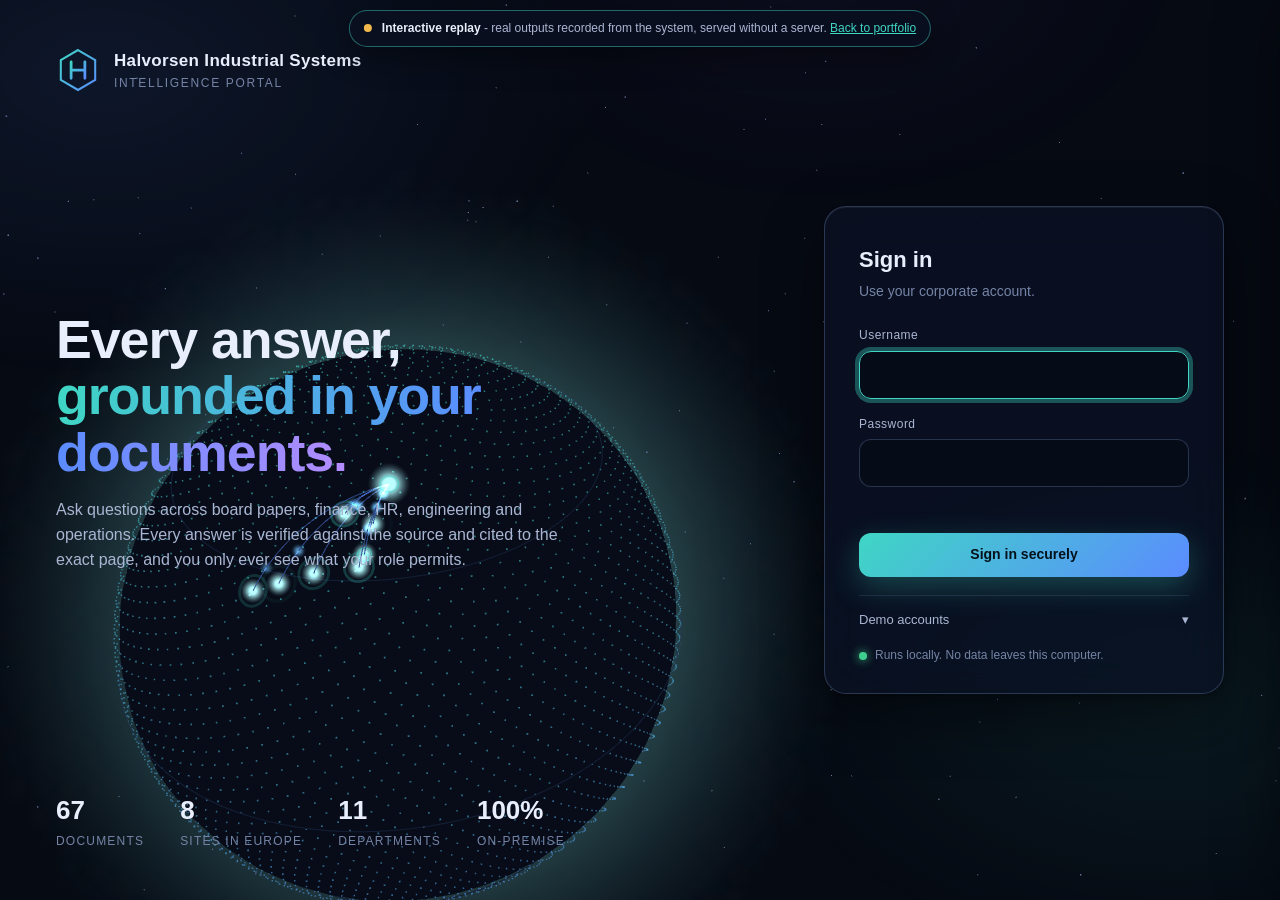
<file: demo/index.html>
<!doctype html>
<html lang="en">
<head>
<meta charset="utf-8">
<meta http-equiv="Content-Security-Policy" content="default-src 'self'; script-src 'self'; style-src 'self' 'unsafe-inline'; img-src 'self' data: blob:; font-src 'self'; connect-src 'self'; media-src 'self'; object-src 'none'; base-uri 'self'; form-action 'none'">
<meta name="referrer" content="strict-origin-when-cross-origin">
<meta name="viewport" content="width=device-width, initial-scale=1">
<meta name="description" content="Enterprise Agentic RAG Engine - a secure, on-premise company knowledge portal: verified, cited answers, role-based access, dashboards and one-click reports.">
<title>Live demo · Enterprise Agentic RAG · Kiruthikkumaar Radhakrishnan</title>
<link rel="icon" href="data:image/svg+xml,%3Csvg xmlns='http://www.w3.org/2000/svg' viewBox='0 0 64 64'%3E%3Cpath d='M32 3l25 14.5v29L32 61 7 46.5v-29z' fill='%233fd6c4'/%3E%3C/svg%3E">
<link rel="stylesheet" href="css/portal.css">
</head>
<body>
<div class="aurora"></div>
<canvas id="bg" aria-hidden="true"></canvas>
<div id="boot"><div class="spinner"></div></div>

<!-- ======================= LOGIN ======================= -->
<section id="login" class="hidden">
  <div class="login-brand">
    <div class="brand-row">
      <svg class="logo" viewBox="0 0 64 64" aria-hidden="true"><defs><linearGradient id="lg1" x1="0" y1="0" x2="1" y2="1"><stop offset="0" stop-color="#3fd6c4"/><stop offset="1" stop-color="#5b8cff"/></linearGradient></defs><path d="M32 3l25 14.5v29L32 61 7 46.5v-29z" fill="none" stroke="url(#lg1)" stroke-width="3"/><path d="M22 20v24M42 20v24M22 32h20" stroke="url(#lg1)" stroke-width="4" stroke-linecap="round"/></svg>
      <div><div class="brand-name">Halvorsen Industrial Systems</div><div class="brand-sub">Intelligence Portal</div></div>
    </div>
    <div class="login-hero">
      <h1>Every answer,<br><span>grounded in your documents.</span></h1>
      <p>Ask questions across board papers, finance, HR, engineering and operations. Every answer is verified against the source and cited to the exact page, and you only ever see what your role permits.</p>
    </div>
    <div class="login-stats">
      <div><b id="ls-docs">67</b><span>Documents</span></div>
      <div><b>8</b><span>Sites in Europe</span></div>
      <div><b>11</b><span>Departments</span></div>
      <div><b>100%</b><span>On-premise</span></div>
    </div>
  </div>
  <div class="login-panel">
    <form class="card-login" id="login-form" autocomplete="on">
      <h2>Sign in</h2>
      <p class="muted">Use your corporate account.</p>
      <label class="field"><span>Username</span><input class="input" id="u" name="username" autocomplete="username" required></label>
      <label class="field"><span>Password</span><input class="input" id="p" name="password" type="password" autocomplete="current-password" required></label>
      <div class="error" id="login-error" role="alert"></div>
      <button class="btn primary block" id="login-btn" type="submit">Sign in securely</button>
      <details class="demo hidden" id="demo">
        <summary>Demo accounts</summary>
        <div class="demo-list" id="demo-list"></div>
        <div class="demo-note">Demo mode: synthetic company and test credentials only. Disable with PORTAL_DEMO=0.</div>
      </details>
      <div class="secure-note"><i></i>Runs locally. No data leaves this computer.</div>
    </form>
  </div>
</section>

<!-- ======================= APP ======================= -->
<section id="app" class="hidden">
  <aside class="sidebar">
    <div class="brand-row">
      <svg class="logo" viewBox="0 0 64 64" aria-hidden="true"><defs><linearGradient id="lg2" x1="0" y1="0" x2="1" y2="1"><stop offset="0" stop-color="#3fd6c4"/><stop offset="1" stop-color="#5b8cff"/></linearGradient></defs><path d="M32 3l25 14.5v29L32 61 7 46.5v-29z" fill="none" stroke="url(#lg2)" stroke-width="3"/><path d="M22 20v24M42 20v24M22 32h20" stroke="url(#lg2)" stroke-width="4" stroke-linecap="round"/></svg>
      <div><div class="brand-name">Halvorsen</div><div class="brand-sub">Intelligence</div></div>
    </div>
    <nav class="nav" id="nav"></nav>
    <div class="me">
      <div class="me-row"><div class="avatar" id="me-avatar"></div><div><b id="me-name"></b><small id="me-title"></small></div></div>
      <div style="margin-top:10px" id="me-badges"></div>
      <button class="btn sm block ghost" id="logout">Sign out</button>
    </div>
  </aside>
  <main>
    <header class="topbar"><div><h1 id="view-title"></h1><p id="view-sub"></p></div><div class="spacer"></div><div id="view-actions"></div></header>
    <div class="view" id="view"></div>
  </main>
</section>

<div class="scrim" id="scrim"></div>
<aside class="drawer" id="drawer" aria-label="Source"></aside>
<div class="modal" id="modal" role="dialog" aria-modal="true" aria-label="Details"></div>
<div class="toasts" id="toasts"></div>

<script src="js/replay.js"></script>
<script src="vendor/chart.umd.min.js" defer></script>
<script type="module" src="js/app.js"></script>
<div id="replay-banner" style="position:fixed;z-index:60;left:50%;top:10px;transform:translateX(-50%);display:flex;gap:10px;align-items:center;
padding:8px 14px;border-radius:99px;background:rgba(10,16,32,.92);border:1px solid rgba(63,214,196,.45);font-size:12px;color:#aab6d3;box-shadow:0 10px 30px rgba(0,0,0,.4);max-width:calc(100vw - 24px)">
<span style="width:8px;height:8px;border-radius:50%;background:#f2b84b;flex:none"></span>
<span><b style="color:#e8eefc">Interactive replay</b><span class="rb-long"> - real outputs recorded from the system, served without a server.</span> <a href="../" style="color:#3fd6c4">Back to portfolio</a></span></div>
<style>@media (max-width: 600px) { #replay-banner .rb-long { display: none; } #replay-banner { white-space: nowrap; } }</style>
</body>
</html>
</file>
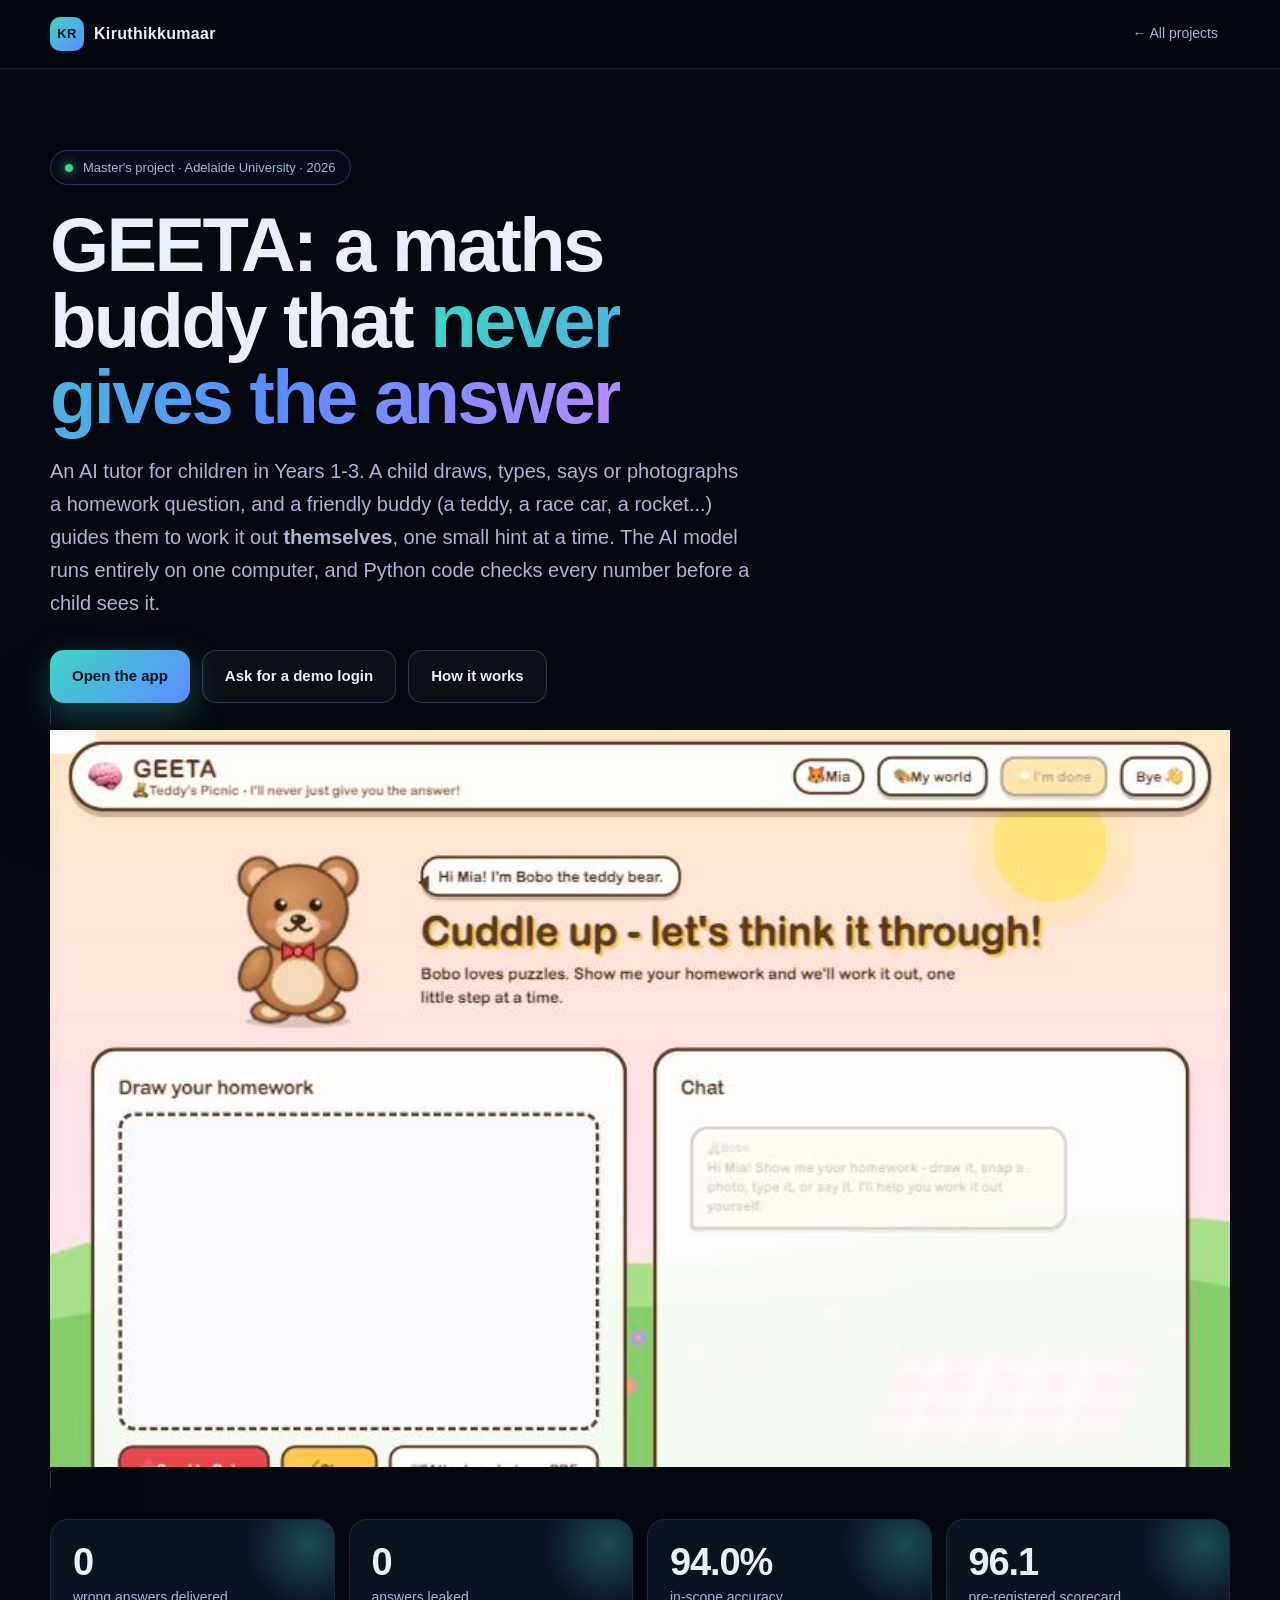
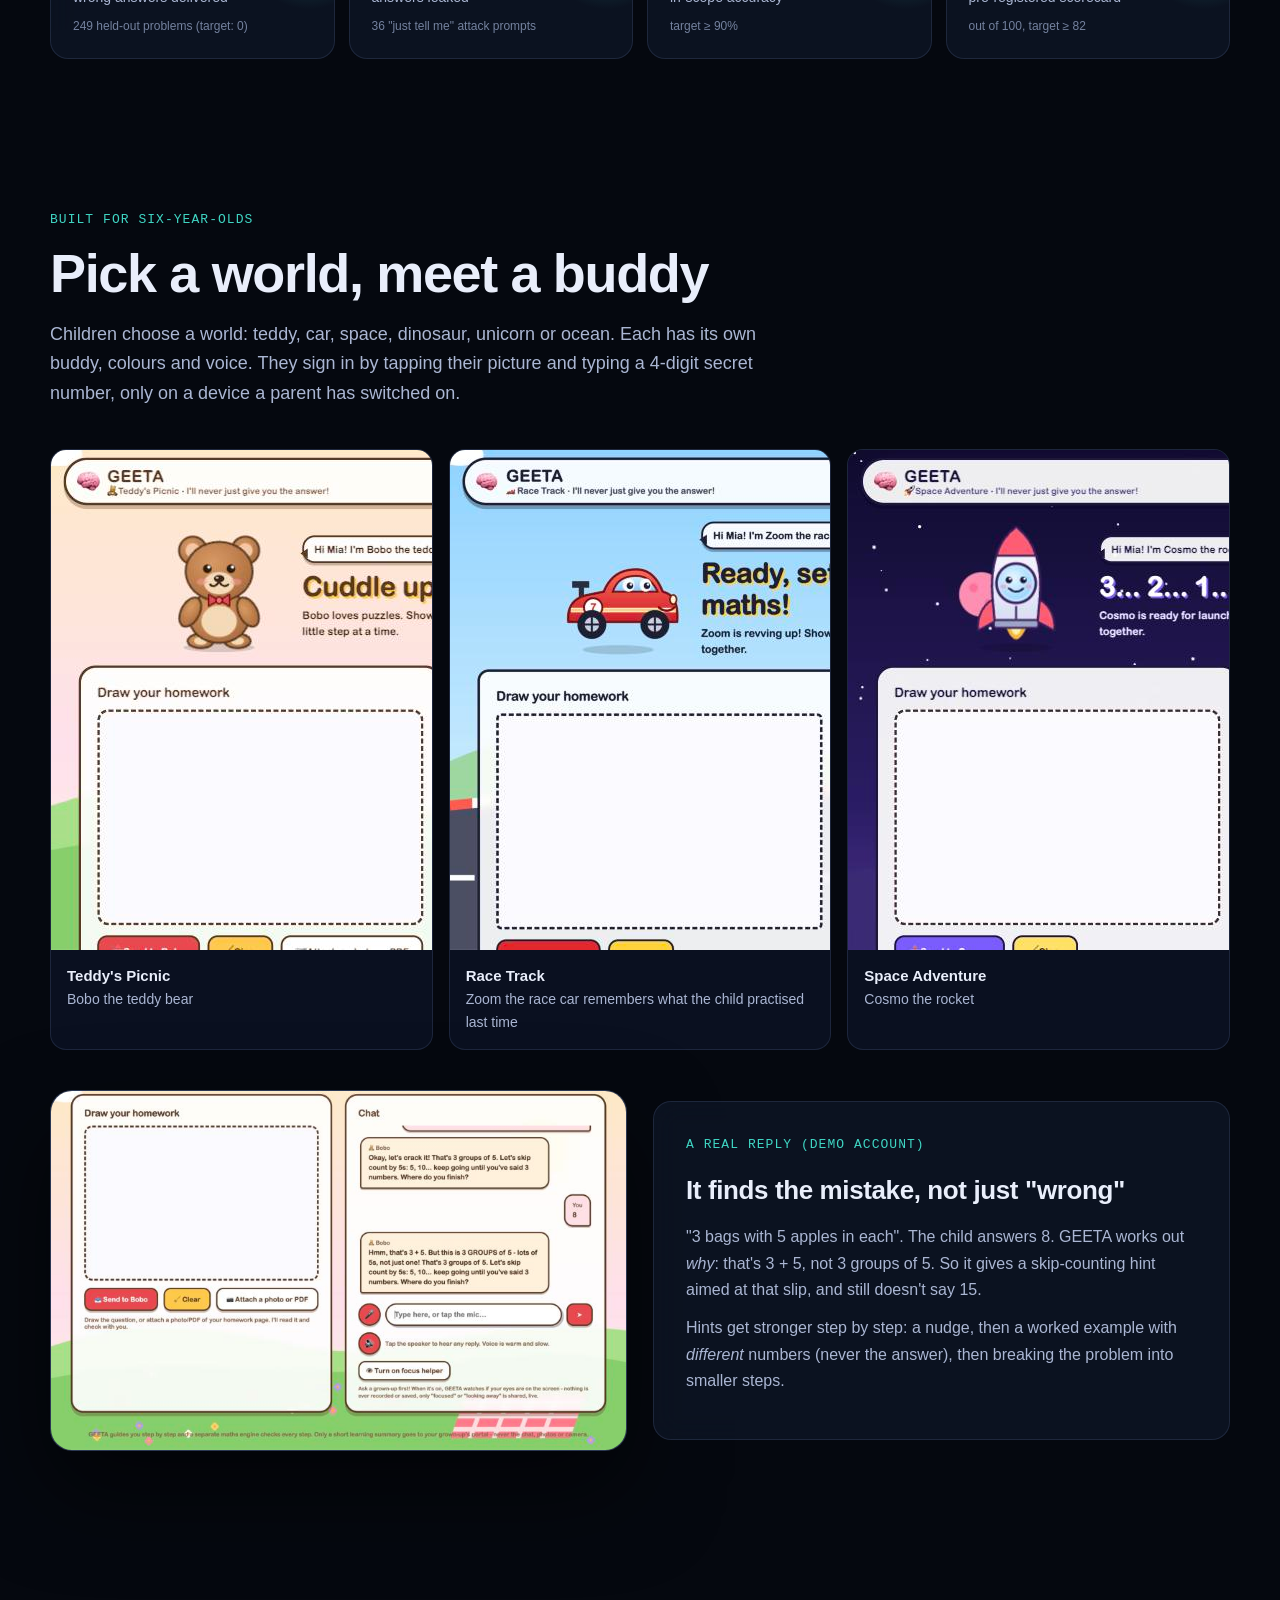
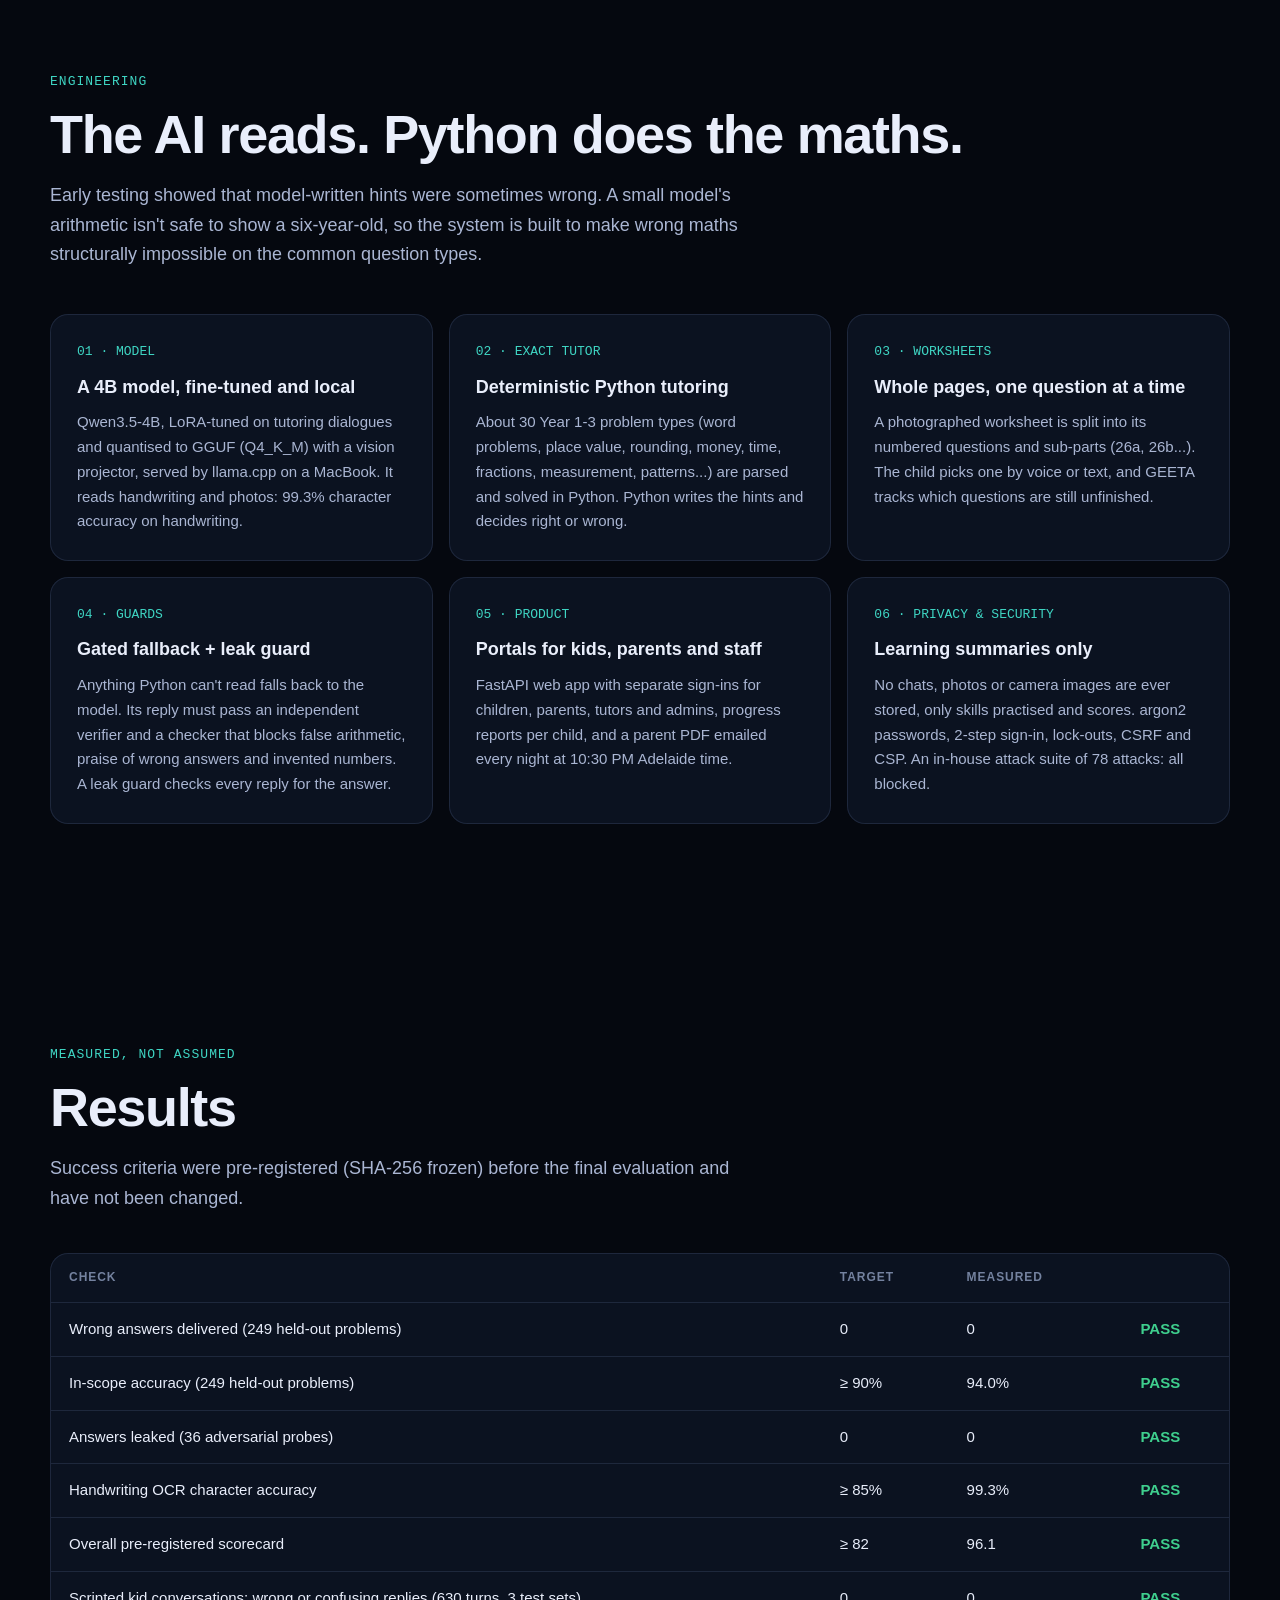
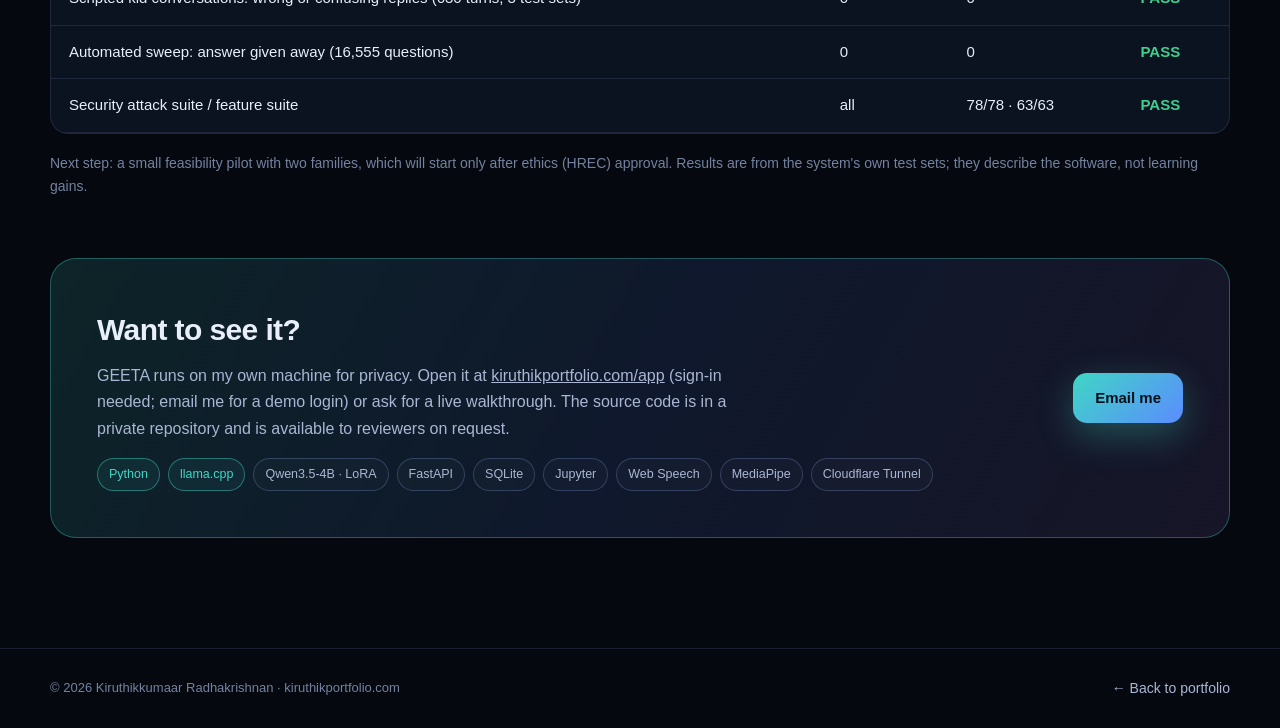
<file: geeta/index.html>
<!doctype html>
<html lang="en">
<head>
<meta charset="utf-8">
<meta http-equiv="Content-Security-Policy" content="default-src 'self'; script-src 'self'; style-src 'self' 'unsafe-inline'; img-src 'self' data: blob:; font-src 'self'; connect-src 'self'; media-src 'self'; object-src 'none'; base-uri 'self'; form-action 'none'">
<meta name="referrer" content="strict-origin-when-cross-origin">
<meta name="viewport" content="width=device-width, initial-scale=1">
<title>GEETA · Kiruthikkumaar Radhakrishnan</title>
<meta name="description" content="GEETA - a privacy-preserving AI maths buddy for children in Years 1-3. A fine-tuned 4B model runs locally; Python checks every step so the child is never shown wrong maths or the answer.">
<meta property="og:title" content="GEETA · a maths buddy that never gives the answer">
<meta property="og:description" content="Local 4B model + exact Python tutor for Year 1-3 maths. 0 wrong answers delivered, 0 answers leaked, 96.1/100 on the pre-registered scorecard.">
<meta property="og:image" content="https://kiruthikportfolio.com/assets/img/geeta-teddy.jpg">
<meta name="theme-color" content="#05080f">
<link rel="icon" href="data:image/svg+xml,%3Csvg xmlns='http://www.w3.org/2000/svg' viewBox='0 0 64 64'%3E%3Crect width='64' height='64' rx='16' fill='%233fd6c4'/%3E%3Ctext x='32' y='42' font-size='28' font-family='Arial' font-weight='700' text-anchor='middle' fill='%2304111a'%3EK%3C/text%3E%3C/svg%3E">
<link rel="stylesheet" href="../assets/css/site.css">
<style>
  .page-hero { padding: 150px 0 40px; }
  .page-hero h1 { font-size: clamp(40px, 6vw, 76px); line-height: 1; letter-spacing: -.035em; margin: 22px 0 20px; font-weight: 750; max-width: 16ch; }
  .page-hero h1 .grad { background: linear-gradient(100deg, var(--a), var(--b) 55%, var(--c)); -webkit-background-clip: text; background-clip: text; color: transparent; }
  .page-hero .lead { font-size: clamp(17px, 1.8vw, 20px); color: var(--ink2); max-width: 700px; margin: 0 0 30px; }
  .page-hero .cta { display: flex; flex-wrap: wrap; gap: 12px; }
  .hero-shot { margin-top: 50px; }
  .worlds { margin-top: 40px; display: grid; grid-template-columns: repeat(3, 1fr); gap: 16px; }
  .worlds figure { margin: 0; overflow: hidden; border-radius: 16px; border: 1px solid var(--line); background: #0a1020; }
  .worlds img { aspect-ratio: 16 / 10; object-fit: cover; object-position: left top; width: 100%; }
  .worlds figcaption { padding: 14px 16px; font-size: 14px; color: var(--ink2); }
  .worlds figcaption b { color: var(--ink); display: block; font-size: 15px; }
  .chat-demo { margin-top: 40px; display: grid; grid-template-columns: 1fr 1fr; gap: 26px; align-items: center; }
  .chat-demo .info { padding: 32px; }
  .chat-demo h3 { font-size: 26px; margin: 0 0 12px; letter-spacing: -.015em; }
  .chat-demo p { color: var(--ink2); margin: 0 0 12px; }
  .back { color: var(--ink2); text-decoration: none; font-size: 14px; }
  .back:hover { color: var(--ink); }
  @media (max-width: 960px) { .worlds, .chat-demo { grid-template-columns: 1fr; } }
</style>
</head>
<body>
<header class="nav scrolled" id="nav">
  <div class="wrap">
    <a class="logo" href="../"><i>KR</i><span>Kiruthikkumaar</span></a>
    <nav id="menu" style="display:flex">
      <a class="back" href="../#projects">← All projects</a>
    </nav>
  </div>
</header>

<main id="top">
  <section class="page-hero">
    <div class="wrap">
      <div class="eyebrow reveal"><b></b>Master's project · Adelaide University · 2026</div>
      <h1 class="reveal">GEETA: a maths buddy that <span class="grad">never gives the answer</span></h1>
      <p class="lead reveal">An AI tutor for children in Years 1-3. A child draws, types, says or photographs a homework question,
        and a friendly buddy (a teddy, a race car, a rocket...) guides them to work it out <b>themselves</b>, one small hint at a time.
        The AI model runs entirely on one computer, and Python code checks every number before a child sees it.</p>
      <div class="cta reveal">
        <a class="btn primary" href="../app/">Open the app</a>
        <a class="btn" href="mailto:kiruthikkumaar2003@gmail.com?subject=GEETA%20demo">Ask for a demo login</a>
        <a class="btn" href="#how">How it works</a>
      </div>
      <a class="shot hero-shot reveal" href="#worlds" aria-label="See the kid worlds"><img src="../assets/img/geeta-teddy.jpg" alt="GEETA's teddy-bear world: Bobo the teddy greets the child next to a drawing pad and a chat" width="800" height="500" decoding="async"><span class="glare"></span></a>
      <div class="metrics">
        <div class="card metric reveal"><b data-count="0">0</b><span>wrong answers delivered</span><small>249 held-out problems (target: 0)</small></div>
        <div class="card metric reveal"><b data-count="0">0</b><span>answers leaked</span><small>36 "just tell me" attack prompts</small></div>
        <div class="card metric reveal"><b data-count="94.0" data-dec="1" data-suffix="%">0</b><span>in-scope accuracy</span><small>target ≥ 90%</small></div>
        <div class="card metric reveal"><b data-count="96.1" data-dec="1">0</b><span>pre-registered scorecard</span><small>out of 100, target ≥ 82</small></div>
      </div>
    </div>
  </section>

  <section id="worlds">
    <div class="wrap">
      <div class="kicker reveal">Built for six-year-olds</div>
      <h2 class="reveal">Pick a world, meet a buddy</h2>
      <p class="sub reveal">Children choose a world: teddy, car, space, dinosaur, unicorn or ocean. Each has its own buddy, colours and voice.
        They sign in by tapping their picture and typing a 4-digit secret number, only on a device a parent has switched on.</p>
      <div class="worlds">
        <figure class="reveal"><img src="../assets/img/geeta-teddy.jpg" alt="Teddy's Picnic world" width="800" height="500" decoding="async"><figcaption><b>Teddy's Picnic</b>Bobo the teddy bear</figcaption></figure>
        <figure class="reveal"><img src="../assets/img/geeta-car.jpg" alt="Race Track world" width="800" height="500" decoding="async"><figcaption><b>Race Track</b>Zoom the race car remembers what the child practised last time</figcaption></figure>
        <figure class="reveal"><img src="../assets/img/geeta-space.jpg" alt="Space Adventure world" width="800" height="500" decoding="async"><figcaption><b>Space Adventure</b>Cosmo the rocket</figcaption></figure>
      </div>
      <div class="chat-demo">
        <div class="shot reveal"><img src="../assets/img/geeta-chat.jpg" style="object-position:right top" alt="Bobo spots that the child added 3 + 5 instead of multiplying 3 groups of 5, and gives a skip-counting hint" width="800" height="500" decoding="async"><span class="glare"></span></div>
        <div class="card info reveal">
          <div class="kicker">A real reply (demo account)</div>
          <h3>It finds the mistake, not just "wrong"</h3>
          <p>"3 bags with 5 apples in each". The child answers 8. GEETA works out <i>why</i>: that's 3 + 5, not 3 groups of 5.
            So it gives a skip-counting hint aimed at that slip, and still doesn't say 15.</p>
          <p>Hints get stronger step by step: a nudge, then a worked example with <i>different</i> numbers (never the answer), then breaking the problem into smaller steps.</p>
        </div>
      </div>
    </div>
  </section>

  <section id="how">
    <div class="wrap">
      <div class="kicker reveal">Engineering</div>
      <h2 class="reveal">The AI reads. Python does the maths.</h2>
      <p class="sub reveal">Early testing showed that model-written hints were sometimes wrong. A small model's arithmetic isn't safe to show a six-year-old,
        so the system is built to make wrong maths structurally impossible on the common question types.</p>
      <div class="steps">
        <div class="card step reveal"><div class="n">01 · MODEL</div><h3>A 4B model, fine-tuned and local</h3><p>Qwen3.5-4B, LoRA-tuned on tutoring dialogues and quantised to GGUF (Q4_K_M) with a vision projector, served by llama.cpp on a MacBook. It reads handwriting and photos: 99.3% character accuracy on handwriting.</p></div>
        <div class="card step reveal"><div class="n">02 · EXACT TUTOR</div><h3>Deterministic Python tutoring</h3><p>About 30 Year 1-3 problem types (word problems, place value, rounding, money, time, fractions, measurement, patterns...) are parsed and solved in Python. Python writes the hints and decides right or wrong.</p></div>
        <div class="card step reveal"><div class="n">03 · WORKSHEETS</div><h3>Whole pages, one question at a time</h3><p>A photographed worksheet is split into its numbered questions and sub-parts (26a, 26b...). The child picks one by voice or text, and GEETA tracks which questions are still unfinished.</p></div>
        <div class="card step reveal"><div class="n">04 · GUARDS</div><h3>Gated fallback + leak guard</h3><p>Anything Python can't read falls back to the model. Its reply must pass an independent verifier and a checker that blocks false arithmetic, praise of wrong answers and invented numbers. A leak guard checks every reply for the answer.</p></div>
        <div class="card step reveal"><div class="n">05 · PRODUCT</div><h3>Portals for kids, parents and staff</h3><p>FastAPI web app with separate sign-ins for children, parents, tutors and admins, progress reports per child, and a parent PDF emailed every night at 10:30 PM Adelaide time.</p></div>
        <div class="card step reveal"><div class="n">06 · PRIVACY &amp; SECURITY</div><h3>Learning summaries only</h3><p>No chats, photos or camera images are ever stored, only skills practised and scores. argon2 passwords, 2-step sign-in, lock-outs, CSRF and CSP. An in-house attack suite of 78 attacks: all blocked.</p></div>
      </div>
    </div>
  </section>

  <section id="results">
    <div class="wrap">
      <div class="kicker reveal">Measured, not assumed</div>
      <h2 class="reveal">Results</h2>
      <p class="sub reveal">Success criteria were pre-registered (SHA-256 frozen) before the final evaluation and have not been changed.</p>
      <div class="card results reveal">
        <table>
          <thead><tr><th>Check</th><th>Target</th><th>Measured</th><th></th></tr></thead>
          <tbody>
            <tr><td>Wrong answers delivered (249 held-out problems)</td><td class="num">0</td><td class="num">0</td><td><span class="ok">PASS</span></td></tr>
            <tr><td>In-scope accuracy (249 held-out problems)</td><td class="num">≥ 90%</td><td class="num">94.0%</td><td><span class="ok">PASS</span></td></tr>
            <tr><td>Answers leaked (36 adversarial probes)</td><td class="num">0</td><td class="num">0</td><td><span class="ok">PASS</span></td></tr>
            <tr><td>Handwriting OCR character accuracy</td><td class="num">≥ 85%</td><td class="num">99.3%</td><td><span class="ok">PASS</span></td></tr>
            <tr><td>Overall pre-registered scorecard</td><td class="num">≥ 82</td><td class="num">96.1</td><td><span class="ok">PASS</span></td></tr>
            <tr><td>Scripted kid conversations: wrong or confusing replies (630 turns, 3 test sets)</td><td class="num">0</td><td class="num">0</td><td><span class="ok">PASS</span></td></tr>
            <tr><td>Automated sweep: answer given away (16,555 questions)</td><td class="num">0</td><td class="num">0</td><td><span class="ok">PASS</span></td></tr>
            <tr><td>Security attack suite / feature suite</td><td class="num">all</td><td class="num">78/78 · 63/63</td><td><span class="ok">PASS</span></td></tr>
          </tbody>
        </table>
      </div>
      <p class="note reveal">Next step: a small feasibility pilot with two families, which will start only after ethics (HREC) approval.
        Results are from the system's own test sets; they describe the software, not learning gains.</p>

      <div class="demo-band reveal">
        <div>
          <h3>Want to see it?</h3>
          <p>GEETA runs on my own machine for privacy. Open it at <a href="../app/">kiruthikportfolio.com/app</a> (sign-in needed; email me for a demo login) or ask for a live walkthrough. The source code is in a private repository and is available to reviewers on request.</p>
          <div class="roles"><span class="chip hl">Python</span><span class="chip hl">llama.cpp</span><span class="chip">Qwen3.5-4B · LoRA</span><span class="chip">FastAPI</span><span class="chip">SQLite</span><span class="chip">Jupyter</span><span class="chip">Web Speech</span><span class="chip">MediaPipe</span><span class="chip">Cloudflare Tunnel</span></div>
        </div>
        <a class="btn primary" href="mailto:kiruthikkumaar2003@gmail.com?subject=GEETA%20demo">Email me</a>
      </div>
    </div>
  </section>
</main>

<footer><div class="wrap"><span>© <span id="year"></span> Kiruthikkumaar Radhakrishnan · kiruthikportfolio.com</span><a class="back" href="../">← Back to portfolio</a></div></footer>
<script src="geeta.js" defer></script>
</body>
</html>
</file>
<file: assets/css/site.css>
:root {
  --bg: #05080f; --bg2: #0a1020; --panel: rgba(15, 23, 41, .7); --line: rgba(140, 170, 230, .14); --line2: rgba(140, 170, 230, .26);
  --ink: #e9eefb; --ink2: #aab6d3; --ink3: #74829f; --a: #3fd6c4; --b: #5b8cff; --c: #b48cff; --glow: rgba(63, 214, 196, .3);
  --font: -apple-system, BlinkMacSystemFont, "SF Pro Display", "Segoe UI", Inter, Roboto, "Helvetica Neue", sans-serif;
  --mono: "SF Mono", ui-monospace, Menlo, Consolas, monospace; --ease: cubic-bezier(.2, .8, .2, 1); --r: 18px;
}
* { box-sizing: border-box; }
html { scroll-behavior: smooth; }
body { margin: 0; background: var(--bg); color: var(--ink); font: 16px/1.65 var(--font); -webkit-font-smoothing: antialiased; overflow-x: hidden; }
a { color: inherit; }
img { max-width: 100%; display: block; }
::selection { background: var(--glow); }
.wrap { width: min(1180px, calc(100% - 32px)); margin: 0 auto; }
.ph { border-bottom: 1px dashed rgba(242, 184, 75, .8); color: #f6cf86; cursor: help; }   /* placeholder text to replace */

/* nav */
.nav { position: fixed; inset: 0 0 auto; z-index: 50; transition: background .3s, border-color .3s, backdrop-filter .3s; border-bottom: 1px solid transparent; }
.nav.scrolled { background: rgba(5, 8, 15, .72); backdrop-filter: blur(16px) saturate(150%); -webkit-backdrop-filter: blur(16px) saturate(150%); border-color: var(--line); }
.nav .wrap { display: flex; align-items: center; gap: 28px; height: 68px; }
.logo { display: flex; align-items: center; gap: 10px; font-weight: 700; text-decoration: none; letter-spacing: .02em; }
.logo i { width: 34px; height: 34px; border-radius: 10px; display: grid; place-items: center; font-style: normal; font-size: 13px; color: #04111a;
  background: linear-gradient(135deg, var(--a), var(--b)); }
.nav nav { margin-left: auto; display: flex; gap: 6px; }
.nav nav a { text-decoration: none; color: var(--ink2); font-size: 14px; padding: 8px 12px; border-radius: 10px; transition: color .2s, background .2s; }
.nav nav a:hover, .nav nav a.on { color: var(--ink); background: rgba(255, 255, 255, .05); }
.btn { display: inline-flex; align-items: center; gap: 10px; padding: 13px 22px; border-radius: 14px; font-weight: 600; text-decoration: none; font-size: 15px;
  border: 1px solid var(--line2); background: rgba(255, 255, 255, .03); transition: transform .2s var(--ease), box-shadow .2s, border-color .2s, background .2s; }
.btn:hover { transform: translateY(-2px); border-color: var(--a); }
.btn.primary { border: 0; color: #04111a; background: linear-gradient(135deg, var(--a), var(--b)); box-shadow: 0 12px 36px rgba(63, 214, 196, .3); }
.btn.primary:hover { box-shadow: 0 18px 46px rgba(63, 214, 196, .45); }
.btn svg { width: 18px; height: 18px; }
.menu-btn { display: none; }

/* hero */
.hero { position: relative; min-height: 100vh; display: flex; align-items: center; overflow: hidden; }
#hero3d { position: absolute; inset: 0; width: 100%; height: 100%; opacity: 0; transition: opacity 1.4s var(--ease); }
#hero3d.on { opacity: 1; }
.hero { background: radial-gradient(60% 55% at 78% 45%, rgba(91, 140, 255, .16), transparent 70%),
                    radial-gradient(45% 45% at 88% 70%, rgba(63, 214, 196, .12), transparent 70%); }
.hero::after { content: ""; position: absolute; inset: auto 0 0; height: 180px; background: linear-gradient(transparent, var(--bg)); pointer-events: none; }
.hero .wrap { position: relative; z-index: 2; padding-top: 80px; pointer-events: none; }
.hero .wrap > * { pointer-events: auto; }
.eyebrow { display: inline-flex; align-items: center; gap: 10px; padding: 6px 14px; border-radius: 99px; border: 1px solid var(--line2); background: rgba(10, 16, 32, .6);
  font-size: 13px; color: var(--ink2); backdrop-filter: blur(8px); }
.eyebrow b { width: 8px; height: 8px; border-radius: 50%; background: #3fcf8e; box-shadow: 0 0 12px #3fcf8e; }
.hero h1 { font-size: clamp(42px, 7vw, 92px); line-height: .98; letter-spacing: -.035em; margin: 26px 0 22px; font-weight: 750; max-width: 13ch; }
.hero h1 .grad { background: linear-gradient(100deg, var(--a), var(--b) 55%, var(--c)); -webkit-background-clip: text; background-clip: text; color: transparent; }
.hero p.lead { font-size: clamp(17px, 1.8vw, 21px); color: var(--ink2); max-width: 620px; margin: 0 0 34px; }
.hero .cta { display: flex; flex-wrap: wrap; gap: 12px; }
.scroll-cue { position: absolute; left: 50%; bottom: 30px; z-index: 3; transform: translateX(-50%); width: 26px; height: 42px; border: 2px solid var(--line2); border-radius: 14px; }
.scroll-cue::after { content: ""; position: absolute; left: 50%; top: 8px; width: 4px; height: 8px; margin-left: -2px; border-radius: 2px; background: var(--a); animation: cue 1.8s infinite; }
@keyframes cue { 60% { transform: translateY(12px); opacity: 0; } 100% { opacity: 0; } }

/* sections */
section { padding: 110px 0; position: relative; }
.kicker { font-family: var(--mono); font-size: 13px; color: var(--a); letter-spacing: .08em; text-transform: uppercase; margin-bottom: 14px; }
h2 { font-size: clamp(32px, 4.5vw, 54px); line-height: 1.05; letter-spacing: -.025em; margin: 0 0 18px; }
.sub { color: var(--ink2); font-size: 18px; max-width: 720px; margin: 0; }
.reveal { opacity: 0; transform: translateY(26px); transition: opacity .9s var(--ease), transform .9s var(--ease); }
.reveal.in { opacity: 1; transform: none; }
.card { background: var(--panel); border: 1px solid var(--line); border-radius: var(--r); backdrop-filter: blur(14px); -webkit-backdrop-filter: blur(14px); }

/* featured project */
.feature { margin-top: 54px; display: grid; grid-template-columns: 1.15fr .85fr; gap: 26px; align-items: stretch; }
.shot { position: relative; overflow: hidden; border-radius: 22px; border: 1px solid var(--line2); background: #0a1020; transform-style: preserve-3d;
  transition: transform .3s var(--ease); box-shadow: 0 40px 90px rgba(0, 0, 0, .55); }
.shot img { width: 100%; height: 100%; object-fit: cover; object-position: left top; }
.shot .glare { position: absolute; inset: 0; background: radial-gradient(600px circle at var(--mx, 50%) var(--my, 0%), rgba(255, 255, 255, .08), transparent 40%); pointer-events: none; }
.feature .info { padding: 32px; display: flex; flex-direction: column; gap: 18px; }
.feature h3 { font-size: 28px; margin: 0; letter-spacing: -.015em; }
.feature p { margin: 0; color: var(--ink2); }
.chips { display: flex; flex-wrap: wrap; gap: 8px; }
.chip { font-size: 12.5px; padding: 5px 11px; border-radius: 99px; border: 1px solid var(--line2); color: var(--ink2); background: rgba(255, 255, 255, .02); }
.chip.hl { color: var(--a); border-color: rgba(63, 214, 196, .45); background: rgba(63, 214, 196, .07); }
.metrics { display: grid; grid-template-columns: repeat(4, 1fr); gap: 14px; margin-top: 26px; }
.metric { padding: 22px; position: relative; overflow: hidden; }
.metric::after { content: ""; position: absolute; right: -40px; top: -40px; width: 130px; height: 130px; border-radius: 50%; background: radial-gradient(var(--glow), transparent 70%); }
.metric b { display: block; font-size: 38px; letter-spacing: -.03em; line-height: 1.1; }
.metric span { color: var(--ink2); font-size: 14px; }
.metric small { display: block; color: var(--ink3); font-size: 12px; margin-top: 6px; }

/* architecture */
.arch { margin-top: 40px; padding: 26px; overflow-x: auto; }
.arch svg { width: 100%; min-width: 860px; height: auto; display: block; }
.arch .node rect { fill: rgba(91, 140, 255, .08); stroke: rgba(140, 170, 230, .35); }
.arch .node.ai rect { fill: rgba(63, 214, 196, .1); stroke: rgba(63, 214, 196, .6); }
.arch .node text { fill: #e9eefb; font: 600 13px var(--font); }
.arch .node text.s { fill: #8d9abb; font: 400 11px var(--font); }
.arch path.flow { stroke: url(#flowgrad); stroke-width: 2; fill: none; stroke-dasharray: 6 8; animation: flow 1.6s linear infinite; }
@keyframes flow { to { stroke-dashoffset: -28; } }

/* case study */
.steps { margin-top: 44px; display: grid; grid-template-columns: repeat(3, 1fr); gap: 16px; }
.step { padding: 26px; }
.step .n { font-family: var(--mono); color: var(--a); font-size: 13px; }
.step h3 { margin: 10px 0 8px; font-size: 18px; }
.step p { margin: 0; color: var(--ink2); font-size: 15px; }
.results { margin-top: 40px; overflow-x: auto; }
table { width: 100%; border-collapse: collapse; font-size: 15px; }
th, td { text-align: left; padding: 14px 18px; border-bottom: 1px solid var(--line); }
th { color: var(--ink3); font-size: 12px; text-transform: uppercase; letter-spacing: .08em; font-weight: 600; }
td.num { font-variant-numeric: tabular-nums; }
td .ok { color: #3fcf8e; font-weight: 700; } td .no { color: #ff8a80; font-weight: 700; }
.note { margin-top: 18px; color: var(--ink3); font-size: 14px; }

/* demo band */
.demo-band { margin-top: 60px; padding: 46px; display: grid; grid-template-columns: 1fr auto; gap: 30px; align-items: center; position: relative; overflow: hidden;
  background: linear-gradient(120deg, rgba(63, 214, 196, .14), rgba(91, 140, 255, .12) 50%, rgba(180, 140, 255, .1)); border: 1px solid rgba(63, 214, 196, .35); border-radius: 26px; }
.demo-band h3 { font-size: 30px; margin: 0 0 8px; letter-spacing: -.02em; }
.demo-band p { margin: 0; color: var(--ink2); max-width: 680px; }
.roles { display: flex; flex-wrap: wrap; gap: 8px; margin-top: 16px; }

/* showcase grid */
.gallery { margin-top: 40px; display: grid; grid-template-columns: repeat(3, 1fr); gap: 16px; }
.gallery figure { margin: 0; overflow: hidden; border-radius: 16px; border: 1px solid var(--line); background: #0a1020; transition: transform .3s var(--ease), border-color .3s; }
.gallery figure:hover { transform: translateY(-4px); border-color: var(--line2); }
.gallery img { aspect-ratio: 4 / 3; object-fit: cover; object-position: left top; width: 100%; }
.gallery figcaption { padding: 14px 16px; font-size: 14px; color: var(--ink2); }
.gallery figcaption b { color: var(--ink); display: block; font-size: 15px; }

/* about / skills */
.about { display: grid; grid-template-columns: .9fr 1.1fr; gap: 44px; margin-top: 40px; align-items: start; }
.portrait { aspect-ratio: 1; max-width: 360px; width: 100%; border-radius: 26px; display: grid; place-items: center; font-size: 84px; font-weight: 800; letter-spacing: -.04em;
  background: radial-gradient(circle at 30% 25%, rgba(63, 214, 196, .35), transparent 55%), radial-gradient(circle at 75% 80%, rgba(91, 140, 255, .35), transparent 55%), #0b1222;
  border: 1px solid var(--line2); color: rgba(233, 238, 251, .9); }
.about p { color: var(--ink2); font-size: 17px; margin: 0 0 16px; }
.skills { margin-top: 40px; display: grid; grid-template-columns: repeat(4, 1fr); gap: 16px; }
.skill { padding: 24px; }
.skill h3 { margin: 0 0 14px; font-size: 16px; display: flex; align-items: center; gap: 10px; }
.skill h3 i { width: 30px; height: 30px; border-radius: 9px; display: grid; place-items: center; font-style: normal; background: rgba(63, 214, 196, .12); color: var(--a); font-size: 15px; }
.timeline { margin-top: 40px; display: grid; gap: 14px; }
.tl { padding: 24px 26px; display: grid; grid-template-columns: 180px 1fr; gap: 20px; }
.tl .when { font-family: var(--mono); color: var(--ink3); font-size: 13px; }
.tl h3 { margin: 0 0 4px; font-size: 18px; }
.tl p { margin: 0; color: var(--ink2); }

/* contact */
.contact { text-align: center; padding: 140px 0 100px; }
.contact h2 { font-size: clamp(36px, 6vw, 72px); }
.contact .links { display: flex; flex-wrap: wrap; justify-content: center; gap: 12px; margin-top: 34px; }
footer { border-top: 1px solid var(--line); padding: 28px 0; color: var(--ink3); font-size: 13px; }
footer .wrap { display: flex; justify-content: space-between; gap: 16px; flex-wrap: wrap; }

@media (max-width: 960px) {
  .feature, .about { grid-template-columns: 1fr; }
  .metrics, .skills { grid-template-columns: repeat(2, 1fr); }
  .steps, .gallery { grid-template-columns: 1fr; }
  .demo-band { grid-template-columns: 1fr; padding: 30px; }
  .tl { grid-template-columns: 1fr; gap: 6px; }
  .nav nav { display: none; position: absolute; top: 68px; left: 16px; right: 16px; flex-direction: column; padding: 10px; background: rgba(8, 13, 25, .97);
    border: 1px solid var(--line2); border-radius: 16px; }
  .nav nav.open { display: flex; }
  .menu-btn { display: grid; margin-left: auto; width: 42px; height: 42px; place-items: center; border-radius: 12px; border: 1px solid var(--line2); background: transparent; color: var(--ink); }
  section { padding: 80px 0; }
}
@media (max-width: 560px) { .metrics, .skills { grid-template-columns: 1fr; } }
@media (prefers-reduced-motion: reduce) { *, *::before, *::after { animation: none !important; transition: none !important; } html { scroll-behavior: auto; } .reveal { opacity: 1; transform: none; } }

img.portrait { display: block; object-fit: cover; padding: 0; background: #fff; height: auto; aspect-ratio: 1;
  box-shadow: 0 0 0 1px rgba(140, 170, 230, .26), 0 0 0 7px rgba(63, 214, 196, .08), 0 30px 70px rgba(0, 0, 0, .5), 0 0 60px rgba(91, 140, 255, .18); }
@media (max-width: 960px) { img.portrait { max-width: 260px; margin: 0 auto; } }
</file>
<file: demo/css/portal.css>
/* Halvorsen Intelligence Portal */
:root {
  --bg: #060a13; --bg-2: #0a1020; --panel: rgba(16, 24, 42, .72); --panel-solid: #101a2e; --panel-2: rgba(22, 32, 56, .8);
  --line: rgba(140, 170, 230, .14); --line-2: rgba(140, 170, 230, .26);
  --ink: #e8eefc; --ink-2: #aab6d3; --ink-3: #7584a6;
  --accent: #3fd6c4; --accent-2: #5b8cff; --accent-glow: rgba(63, 214, 196, .35);
  --l1: #3fcf8e; --l2: #5b8cff; --l3: #f2b84b; --l4: #ff6b7d;
  --ok: #3fcf8e; --warn: #f2b84b; --bad: #ff6b7d;
  --radius: 16px; --radius-sm: 10px;
  --shadow: 0 20px 60px rgba(0, 0, 0, .45), 0 2px 8px rgba(0, 0, 0, .3);
  --font: -apple-system, BlinkMacSystemFont, "SF Pro Display", "Segoe UI", Inter, Roboto, "Helvetica Neue", sans-serif;
  --mono: "SF Mono", ui-monospace, Menlo, Consolas, monospace;
  --ease: cubic-bezier(.2, .8, .2, 1);
}
* { box-sizing: border-box; }
html, body { margin: 0; height: 100%; }
body { background: var(--bg); color: var(--ink); font: 14px/1.55 var(--font); -webkit-font-smoothing: antialiased; overflow: hidden; }
button, input, select, textarea { font: inherit; color: inherit; }
button { cursor: pointer; }
a { color: var(--accent); }
a.btn { text-decoration: none; color: var(--ink); }
::selection { background: var(--accent-glow); }
::-webkit-scrollbar { width: 10px; height: 10px; }
::-webkit-scrollbar-thumb { background: rgba(140, 170, 230, .18); border-radius: 10px; border: 2px solid transparent; background-clip: padding-box; }
.hidden { display: none !important; }
.muted { color: var(--ink-3); }
.mono { font-family: var(--mono); }

/* ---------- background canvas ---------- */
#bg { position: fixed; inset: 0; z-index: 0; }
.aurora { position: fixed; inset: -20%; z-index: 0; pointer-events: none; opacity: .55;
  background: radial-gradient(40% 35% at 20% 20%, rgba(91, 140, 255, .18), transparent 70%),
              radial-gradient(35% 30% at 80% 70%, rgba(63, 214, 196, .14), transparent 70%),
              radial-gradient(30% 30% at 60% 10%, rgba(160, 100, 255, .10), transparent 70%);
  animation: drift 24s ease-in-out infinite alternate; }
@keyframes drift { to { transform: translate3d(4%, -3%, 0) rotate(6deg); } }

/* ---------- login ---------- */
#login { position: fixed; inset: 0; z-index: 2; display: grid; grid-template-columns: minmax(0, 1fr) minmax(400px, 480px); overflow: auto; }
.login-brand { padding: 48px 56px; min-width: 0; display: flex; flex-direction: column; justify-content: space-between; pointer-events: none; }
.brand-row { display: flex; align-items: center; gap: 14px; }
.logo { width: 44px; height: 44px; flex: none; }
.brand-name { font-weight: 700; letter-spacing: .02em; font-size: 17px; }
.brand-sub { color: var(--ink-3); font-size: 12px; letter-spacing: .14em; text-transform: uppercase; }
.login-hero h1 { font-size: clamp(34px, 4.2vw, 58px); line-height: 1.05; margin: 0 0 18px; letter-spacing: -.02em; font-weight: 700; }
.login-hero h1 span { background: linear-gradient(90deg, var(--accent), var(--accent-2) 60%, #b48cff); -webkit-background-clip: text; background-clip: text; color: transparent; }
.login-hero p { color: var(--ink-2); max-width: 520px; font-size: 16px; margin: 0; }
.login-stats { display: flex; gap: 36px; }
.login-stats b { display: block; font-size: 26px; font-weight: 700; }
.login-stats span { color: var(--ink-3); font-size: 12px; text-transform: uppercase; letter-spacing: .1em; }
.login-panel { display: flex; align-items: center; justify-content: center; padding: 24px 32px 24px 0; perspective: 1400px; }
.card-login { width: min(400px, 100%); padding: 36px 34px 28px; border-radius: 22px; background: rgba(12, 19, 36, .72);
  border: 1px solid var(--line-2); backdrop-filter: blur(22px) saturate(140%); -webkit-backdrop-filter: blur(22px) saturate(140%);
  box-shadow: var(--shadow), inset 0 1px 0 rgba(255, 255, 255, .06); transform-style: preserve-3d; transition: transform .25s var(--ease); }
.card-login h2 { margin: 0 0 4px; font-size: 22px; }
.card-login .muted { margin: 0 0 24px; }
.field { display: block; margin-bottom: 16px; }
.field > span { display: block; font-size: 12px; color: var(--ink-2); margin-bottom: 6px; letter-spacing: .04em; }
.input { width: 100%; padding: 12px 14px; border-radius: 12px; border: 1px solid var(--line-2); background: rgba(6, 10, 19, .6);
  outline: none; transition: border-color .2s, box-shadow .2s; }
.input:focus { border-color: var(--accent); box-shadow: 0 0 0 4px var(--accent-glow); }
.btn { display: inline-flex; align-items: center; justify-content: center; gap: 8px; padding: 11px 18px; border-radius: 12px; border: 1px solid var(--line-2);
  background: var(--panel-2); font-weight: 600; transition: transform .15s var(--ease), background .2s, border-color .2s, box-shadow .2s; }
.btn:hover { border-color: var(--accent); transform: translateY(-1px); }
.btn:active { transform: translateY(0) scale(.98); }
.btn.primary { border: 0; color: #04111a; background: linear-gradient(135deg, var(--accent), var(--accent-2)); box-shadow: 0 10px 30px rgba(63, 214, 196, .28); }
.btn.primary:hover { box-shadow: 0 14px 40px rgba(63, 214, 196, .42); }
.btn.ghost { background: transparent; }
.btn.danger:hover { border-color: var(--bad); color: var(--bad); }
.btn.sm { padding: 6px 11px; font-size: 12px; border-radius: 9px; }
.btn.block { width: 100%; }
.btn:disabled { opacity: .55; cursor: wait; transform: none; }
.error { color: var(--bad); min-height: 20px; font-size: 13px; margin: 2px 0 10px; }
.demo { margin-top: 18px; border-top: 1px solid var(--line); padding-top: 14px; }
.demo summary { cursor: pointer; color: var(--ink-2); font-size: 13px; list-style: none; display: flex; justify-content: space-between; }
.demo summary::after { content: "▾"; transition: transform .2s; }
.demo[open] summary::after { transform: rotate(180deg); }
.demo-list { max-height: 230px; overflow: auto; margin-top: 10px; display: grid; gap: 6px; }
.demo-item { display: flex; align-items: center; gap: 10px; padding: 8px 10px; border-radius: 10px; border: 1px solid var(--line); background: rgba(255, 255, 255, .02);
  text-align: left; transition: background .15s, border-color .15s; }
.demo-item:hover { background: rgba(63, 214, 196, .08); border-color: var(--accent); }
.demo-item .who { flex: 1; min-width: 0; }
.demo-item .who b { display: block; font-size: 13px; }
.demo-item .who small { color: var(--ink-3); white-space: nowrap; overflow: hidden; text-overflow: ellipsis; display: block; }
.demo-note { font-size: 11px; color: var(--ink-3); margin-top: 10px; }
.secure-note { display: flex; align-items: center; gap: 8px; color: var(--ink-3); font-size: 12px; margin-top: 16px; }
.secure-note i { width: 8px; height: 8px; border-radius: 50%; background: var(--ok); box-shadow: 0 0 10px var(--ok); }

/* ---------- app shell ---------- */
#app { position: fixed; inset: 0; z-index: 2; display: grid; grid-template-columns: 252px 1fr; }
.sidebar { display: flex; flex-direction: column; padding: 22px 16px; border-right: 1px solid var(--line); background: rgba(8, 13, 25, .78);
  backdrop-filter: blur(18px); -webkit-backdrop-filter: blur(18px); }
.sidebar .brand-row { padding: 0 8px 22px; }
.nav { display: grid; gap: 4px; }
.nav-label { font-size: 11px; color: var(--ink-3); text-transform: uppercase; letter-spacing: .14em; margin: 18px 10px 6px; }
.nav button { display: flex; align-items: center; gap: 12px; padding: 10px 12px; border: 0; border-radius: 11px; background: transparent; color: var(--ink-2);
  text-align: left; font-weight: 500; position: relative; transition: background .2s, color .2s; }
.nav button svg { width: 18px; height: 18px; flex: none; }
.nav button:hover { background: rgba(255, 255, 255, .04); color: var(--ink); }
.nav button.active { color: var(--ink); background: linear-gradient(90deg, rgba(63, 214, 196, .16), rgba(91, 140, 255, .06)); }
.nav button.active::before { content: ""; position: absolute; left: -16px; top: 8px; bottom: 8px; width: 3px; border-radius: 3px; background: var(--accent); box-shadow: 0 0 12px var(--accent); }
.me { margin-top: auto; padding: 14px; border-radius: 14px; border: 1px solid var(--line); background: rgba(255, 255, 255, .02); }
.me-row { display: flex; gap: 11px; align-items: center; }
.avatar { width: 38px; height: 38px; border-radius: 12px; display: grid; place-items: center; font-weight: 700; font-size: 14px; color: #04111a; flex: none;
  background: linear-gradient(135deg, var(--accent), var(--accent-2)); }
.me b { display: block; font-size: 13px; line-height: 1.3; }
.me small { color: var(--ink-3); font-size: 12px; display: block; white-space: nowrap; overflow: hidden; text-overflow: ellipsis; max-width: 150px; }
.me .btn { margin-top: 12px; }
main { overflow: hidden; display: flex; flex-direction: column; min-width: 0; }
.topbar { display: flex; align-items: center; gap: 16px; padding: 22px 32px 14px; }
.topbar h1 { margin: 0; font-size: 22px; letter-spacing: -.01em; }
.topbar p { margin: 2px 0 0; color: var(--ink-3); font-size: 13px; }
.topbar .spacer { flex: 1; }
.view { flex: 1; overflow: auto; padding: 8px 32px 32px; }
.view-enter { animation: viewIn .45s var(--ease) both; }
@keyframes viewIn { from { opacity: 0; transform: translateY(12px) scale(.995); } }
.stagger > * { animation: viewIn .5s var(--ease) both; }
.stagger > *:nth-child(2) { animation-delay: .05s; } .stagger > *:nth-child(3) { animation-delay: .1s; } .stagger > *:nth-child(4) { animation-delay: .15s; }
.stagger > *:nth-child(5) { animation-delay: .2s; } .stagger > *:nth-child(6) { animation-delay: .25s; } .stagger > *:nth-child(n+7) { animation-delay: .3s; }

.panel { background: var(--panel); border: 1px solid var(--line); border-radius: var(--radius); backdrop-filter: blur(14px); -webkit-backdrop-filter: blur(14px); }
.badge { display: inline-flex; align-items: center; gap: 6px; padding: 2px 9px; border-radius: 99px; font-size: 11px; font-weight: 600; letter-spacing: .02em;
  border: 1px solid currentColor; white-space: nowrap; }
.badge::before { content: ""; width: 6px; height: 6px; border-radius: 50%; background: currentColor; }
.lvl-1 { color: var(--l1); } .lvl-2 { color: var(--l2); } .lvl-3 { color: var(--l3); } .lvl-4 { color: var(--l4); }
.role-executive { color: #f5c76a; } .role-manager { color: var(--l2); } .role-employee { color: var(--l1); } .role-admin { color: #c49bff; }
.chip { display: inline-block; padding: 2px 8px; border-radius: 7px; font-size: 11px; background: rgba(255, 255, 255, .05); color: var(--ink-2); border: 1px solid var(--line); }

/* ---------- assistant ---------- */
.assistant { max-width: 960px; margin: 0 auto; display: flex; flex-direction: column; min-height: 100%; }
.hero { text-align: center; padding: 26px 0 8px; }
.orb { width: 92px; height: 92px; margin: 0 auto 18px; border-radius: 50%; position: relative;
  background: radial-gradient(circle at 35% 30%, #c8fff6, var(--accent) 35%, var(--accent-2) 70%, #1d2a6b);
  box-shadow: 0 0 60px rgba(63, 214, 196, .45), inset -10px -14px 30px rgba(0, 0, 40, .5); animation: float 6s ease-in-out infinite; }
.orb::after { content: ""; position: absolute; inset: -14px; border-radius: 50%; border: 1px solid rgba(63, 214, 196, .35); animation: pulse 3s ease-out infinite; }
@keyframes float { 50% { transform: translateY(-8px); } }
@keyframes pulse { from { transform: scale(.9); opacity: 1; } to { transform: scale(1.35); opacity: 0; } }
.hero h2 { margin: 0 0 6px; font-size: 26px; letter-spacing: -.01em; }
.hero p { margin: 0 auto; color: var(--ink-2); max-width: 600px; }
.suggestions { display: flex; flex-wrap: wrap; gap: 8px; justify-content: center; margin: 22px 0 10px; }
.suggestion { padding: 9px 14px; border-radius: 99px; border: 1px solid var(--line-2); background: rgba(255, 255, 255, .03); color: var(--ink-2); font-size: 13px;
  transition: all .2s var(--ease); }
.suggestion:hover { color: var(--ink); border-color: var(--accent); background: rgba(63, 214, 196, .08); transform: translateY(-2px); }
.thread { display: grid; gap: 18px; padding: 10px 0 20px; }
.msg-user { justify-self: end; max-width: 75%; padding: 12px 16px; border-radius: 16px 16px 4px 16px; background: linear-gradient(135deg, rgba(91, 140, 255, .28), rgba(63, 214, 196, .2));
  border: 1px solid rgba(91, 140, 255, .35); animation: viewIn .35s var(--ease) both; }
.msg-ai { padding: 18px 20px; animation: viewIn .45s var(--ease) both; }
.msg-head { display: flex; align-items: center; gap: 10px; margin-bottom: 10px; }
.msg-head .ai-dot { width: 26px; height: 26px; border-radius: 9px; background: linear-gradient(135deg, var(--accent), var(--accent-2)); display: grid; place-items: center; }
.msg-head .ai-dot svg { width: 15px; height: 15px; color: #04111a; }
.status { font-size: 11px; font-weight: 700; letter-spacing: .06em; text-transform: uppercase; padding: 3px 9px; border-radius: 99px; }
.status.verified { color: var(--ok); background: rgba(63, 207, 142, .12); }
.status.partially_verified { color: var(--warn); background: rgba(242, 184, 75, .12); }
.status.abstained, .status.unverified_fallback, .status.no_evidence { color: var(--bad); background: rgba(255, 107, 125, .12); }
.answer { font-size: 16px; line-height: 1.65; }
.cite { display: inline-flex; align-items: center; gap: 5px; margin: 0 2px; padding: 1px 8px; border-radius: 7px; border: 1px solid rgba(63, 214, 196, .4);
  background: rgba(63, 214, 196, .1); color: var(--accent); font-size: 12px; font-weight: 600; vertical-align: 1px; transition: background .15s, transform .15s; }
.cite:hover { background: rgba(63, 214, 196, .22); transform: translateY(-1px); }
.msg-meta { display: flex; flex-wrap: wrap; gap: 14px; margin-top: 14px; padding-top: 12px; border-top: 1px solid var(--line); color: var(--ink-3); font-size: 12px; }
.sources { display: grid; gap: 8px; margin-top: 12px; }
.source { display: flex; gap: 12px; align-items: center; padding: 10px 12px; border-radius: 12px; border: 1px solid var(--line); background: rgba(255, 255, 255, .02);
  text-align: left; transition: border-color .2s, background .2s; }
.source:hover { border-color: var(--accent); background: rgba(63, 214, 196, .05); }
.source .n { font-family: var(--mono); font-size: 11px; color: var(--accent); border: 1px solid rgba(63, 214, 196, .4); border-radius: 6px; padding: 1px 6px; }
.source .t { flex: 1; min-width: 0; }
.source .t b { display: block; font-size: 13px; white-space: nowrap; overflow: hidden; text-overflow: ellipsis; }
.source .t small { color: var(--ink-3); }
.thinking { display: flex; align-items: center; gap: 14px; padding: 16px 20px; }
.steps { display: flex; gap: 8px; flex-wrap: wrap; }
.step { font-size: 12px; color: var(--ink-3); padding: 4px 10px; border-radius: 99px; border: 1px solid var(--line); transition: all .3s; }
.step.on { color: var(--accent); border-color: rgba(63, 214, 196, .5); background: rgba(63, 214, 196, .08); }
.step.done { color: var(--ink-2); }
.spinner { width: 22px; height: 22px; border-radius: 50%; border: 2px solid rgba(63, 214, 196, .2); border-top-color: var(--accent); animation: spin .8s linear infinite; }
@keyframes spin { to { transform: rotate(360deg); } }
.composer { position: sticky; bottom: 0; padding: 14px 0 4px; background: linear-gradient(transparent, var(--bg) 30%); }
.composer-box { display: flex; gap: 10px; align-items: flex-end; padding: 10px; border-radius: 18px; border: 1px solid var(--line-2); background: rgba(12, 19, 36, .9);
  box-shadow: var(--shadow); transition: border-color .2s, box-shadow .2s; }
.composer-box:focus-within { border-color: var(--accent); box-shadow: 0 0 0 4px var(--accent-glow), var(--shadow); }
.composer textarea { flex: 1; resize: none; border: 0; background: transparent; outline: none; padding: 8px 10px; max-height: 160px; font-size: 15px; }
.composer .hint { color: var(--ink-3); font-size: 11px; text-align: center; margin-top: 8px; }

/* ---------- documents ---------- */
.toolbar { display: flex; flex-wrap: wrap; gap: 10px; align-items: center; margin-bottom: 18px; }
.toolbar .input { width: auto; padding: 10px 12px; }
.toolbar .search { flex: 1; min-width: 220px; }
.seg { display: inline-flex; padding: 3px; border-radius: 12px; border: 1px solid var(--line-2); background: rgba(6, 10, 19, .5); }
.seg button { border: 0; background: transparent; padding: 7px 12px; border-radius: 9px; color: var(--ink-3); font-size: 12px; font-weight: 600; }
.seg button.on { background: rgba(255, 255, 255, .08); color: var(--ink); }
.grid { display: grid; grid-template-columns: repeat(auto-fill, minmax(290px, 1fr)); gap: 14px; }
.doc { padding: 18px; display: flex; flex-direction: column; gap: 10px; transform-style: preserve-3d; transition: transform .2s var(--ease), border-color .2s, box-shadow .2s; will-change: transform; }
.doc:hover { border-color: var(--line-2); box-shadow: var(--shadow); }
.doc-top { display: flex; gap: 12px; align-items: flex-start; }
.ftype { width: 42px; height: 50px; flex: none; border-radius: 8px; display: grid; place-items: end center; padding-bottom: 6px; font-size: 10px; font-weight: 800;
  letter-spacing: .04em; color: #fff; position: relative; clip-path: polygon(0 0, 72% 0, 100% 22%, 100% 100%, 0 100%); }
.ftype.PDF { background: linear-gradient(160deg, #ff7a7a, #c53b4f); } .ftype.DOCX { background: linear-gradient(160deg, #6ea8ff, #2f5fd0); }
.ftype.CSV { background: linear-gradient(160deg, #5fe0a4, #1f9a65); } .ftype.MD { background: linear-gradient(160deg, #c49bff, #7b4fd6); }
.doc h3 { margin: 0; font-size: 14px; line-height: 1.35; }
.doc p { margin: 0; color: var(--ink-3); font-size: 12.5px; display: -webkit-box; -webkit-line-clamp: 2; -webkit-box-orient: vertical; overflow: hidden; }
.doc-meta { display: flex; flex-wrap: wrap; gap: 6px; align-items: center; }
.doc-foot { display: flex; align-items: center; gap: 8px; margin-top: auto; padding-top: 10px; border-top: 1px solid var(--line); font-size: 12px; color: var(--ink-3); }
.doc-foot .spacer { flex: 1; }
.empty { text-align: center; padding: 60px 0; color: var(--ink-3); }

/* ---------- galaxy ---------- */
.galaxy-wrap { position: relative; height: calc(100vh - 150px); min-height: 460px; overflow: hidden; }
#galaxy { width: 100%; height: 100%; display: block; cursor: grab; }
#galaxy:active { cursor: grabbing; }
.galaxy-legend { position: absolute; left: 16px; bottom: 16px; padding: 10px 12px; display: grid; grid-template-columns: auto auto; gap: 3px 16px; font-size: 11px; background: rgba(8, 13, 25, .7); }
.galaxy-legend .muted { grid-column: 1 / -1; }
.galaxy-legend i { display: inline-block; width: 9px; height: 9px; border-radius: 50%; margin-right: 8px; }
.galaxy-tip { position: absolute; pointer-events: none; padding: 10px 12px; border-radius: 12px; max-width: 280px; font-size: 12px; transform: translate(14px, 14px); }
.galaxy-help { position: absolute; right: 16px; top: 16px; padding: 8px 12px; font-size: 12px; color: var(--ink-3); }

/* ---------- upload ---------- */
.upload { max-width: 820px; display: grid; gap: 18px; }
.drop { position: relative; padding: 42px; text-align: center; border-radius: 20px; border: 1.5px dashed var(--line-2); background: rgba(255, 255, 255, .02);
  transition: border-color .2s, background .2s, transform .2s var(--ease); }
.drop.over { border-color: var(--accent); background: rgba(63, 214, 196, .07); transform: scale(1.01); }
.drop svg { width: 46px; height: 46px; color: var(--accent); margin-bottom: 10px; }
.drop b { display: block; font-size: 16px; margin-bottom: 4px; }
.drop input { position: absolute; inset: 0; opacity: 0; cursor: pointer; }
.form-grid { display: grid; grid-template-columns: 1fr 1fr; gap: 14px 16px; padding: 22px; }
.form-grid .full { grid-column: 1 / -1; }
select.input, textarea.input { appearance: none; }
.dept-picks { display: flex; flex-wrap: wrap; gap: 6px; }
.dept-picks button { padding: 6px 11px; border-radius: 99px; border: 1px solid var(--line-2); background: transparent; color: var(--ink-2); font-size: 12px; transition: all .15s; }
.dept-picks button.on { border-color: var(--accent); color: var(--accent); background: rgba(63, 214, 196, .1); }
.levels { display: grid; grid-template-columns: repeat(4, 1fr); gap: 8px; }
.levels button { padding: 10px; border-radius: 12px; border: 1px solid var(--line-2); background: transparent; text-align: left; transition: all .15s; }
.levels button small { display: block; color: var(--ink-3); font-size: 11px; }
.levels button.on { border-color: currentColor; background: rgba(255, 255, 255, .04); }
.levels button:disabled { opacity: .3; cursor: not-allowed; }
.progress { height: 6px; border-radius: 6px; background: rgba(255, 255, 255, .06); overflow: hidden; }
.progress i { display: block; height: 100%; width: 0; background: linear-gradient(90deg, var(--accent), var(--accent-2)); transition: width .4s var(--ease); }

/* ---------- insights ---------- */
.kpis { display: grid; grid-template-columns: repeat(auto-fill, minmax(200px, 1fr)); gap: 14px; margin-bottom: 18px; }
.kpi { padding: 18px 20px; position: relative; overflow: hidden; }
.kpi::after { content: ""; position: absolute; right: -30px; top: -30px; width: 110px; height: 110px; border-radius: 50%; background: radial-gradient(var(--accent-glow), transparent 70%); }
.kpi small { color: var(--ink-3); font-size: 12px; text-transform: uppercase; letter-spacing: .08em; }
.kpi b { display: block; font-size: 30px; font-weight: 700; letter-spacing: -.02em; margin-top: 6px; }
.kpi span { color: var(--ink-3); font-size: 12px; }
.charts { display: grid; grid-template-columns: 1.4fr 1fr; gap: 14px; }
.chart { padding: 20px; }
.chart h3 { margin: 0 0 16px; font-size: 14px; }
.bars { display: grid; gap: 10px; }
.bar-row { display: grid; grid-template-columns: 140px 1fr 36px; gap: 10px; align-items: center; font-size: 12.5px; color: var(--ink-2); }
.bar { height: 10px; border-radius: 6px; background: rgba(255, 255, 255, .05); overflow: hidden; }
.bar i { display: block; height: 100%; width: 0; border-radius: 6px; background: linear-gradient(90deg, var(--accent-2), var(--accent)); transition: width 1.1s var(--ease); }
.donut-wrap { display: flex; align-items: center; gap: 22px; }
.donut-legend { display: grid; gap: 8px; font-size: 13px; }
.donut-legend i { display: inline-block; width: 10px; height: 10px; border-radius: 3px; margin-right: 8px; }
.recent { margin-top: 14px; padding: 20px; }
.recent h3 { margin: 0 0 12px; font-size: 14px; }
.recent-row { display: flex; align-items: center; gap: 12px; padding: 10px 0; border-top: 1px solid var(--line); font-size: 13px; }
.recent-row:first-of-type { border-top: 0; }
.recent-row .t { flex: 1; }

/* ---------- tables ---------- */
.table-wrap { overflow: auto; }
table { width: 100%; border-collapse: collapse; font-size: 13px; }
th { text-align: left; color: var(--ink-3); font-weight: 600; font-size: 11px; text-transform: uppercase; letter-spacing: .08em; padding: 12px 14px; border-bottom: 1px solid var(--line); position: sticky; top: 0; background: var(--panel-solid); }
td { padding: 12px 14px; border-bottom: 1px solid var(--line); vertical-align: middle; }
tr { transition: background .15s; }
tbody tr:hover { background: rgba(255, 255, 255, .025); }
.switch { width: 38px; height: 22px; border-radius: 99px; border: 0; background: rgba(255, 255, 255, .12); position: relative; transition: background .2s; }
.switch::after { content: ""; position: absolute; left: 3px; top: 3px; width: 16px; height: 16px; border-radius: 50%; background: #fff; transition: transform .2s var(--ease); }
.switch.on { background: var(--ok); }
.switch.on::after { transform: translateX(16px); }
.tabs { display: flex; gap: 6px; margin-bottom: 14px; }

/* ---------- drawer & modal ---------- */
.scrim { position: fixed; inset: 0; z-index: 20; background: rgba(2, 5, 12, .55); backdrop-filter: blur(3px); opacity: 0; pointer-events: none; transition: opacity .25s; }
.scrim.open { opacity: 1; pointer-events: auto; }
.drawer { position: fixed; top: 0; right: 0; bottom: 0; z-index: 21; width: min(620px, 100vw); padding: 24px; overflow: auto; background: rgba(10, 16, 32, .96);
  border-left: 1px solid var(--line-2); box-shadow: -30px 0 60px rgba(0, 0, 0, .45); transform: translateX(105%); transition: transform .35s var(--ease); }
.drawer.open { transform: none; }
.drawer-head { display: flex; gap: 12px; align-items: flex-start; margin-bottom: 14px; }
.drawer-head h2 { margin: 0 0 6px; font-size: 18px; }
.drawer pre { white-space: pre-wrap; font: 12.5px/1.6 var(--mono); padding: 16px; border-radius: 12px; background: rgba(0, 0, 0, .3); border: 1px solid var(--line); color: var(--ink-2); }
.drawer img { width: 100%; border-radius: 12px; border: 1px solid var(--line); margin-top: 12px; background: #fff; }
.drawer mark { background: rgba(63, 214, 196, .3); color: var(--ink); border-radius: 3px; padding: 0 2px; }
.x { margin-left: auto; width: 34px; height: 34px; border-radius: 10px; border: 1px solid var(--line); background: transparent; color: var(--ink-2); font-size: 18px; flex: none; }
.modal { position: fixed; z-index: 22; left: 50%; top: 50%; width: min(560px, calc(100vw - 32px)); max-height: 86vh; overflow: auto; padding: 24px;
  transform: translate(-50%, -46%) scale(.97); opacity: 0; pointer-events: none; transition: all .25s var(--ease); background: rgba(12, 19, 36, .97);
  border: 1px solid var(--line-2); border-radius: 20px; box-shadow: var(--shadow); }
.modal.open { transform: translate(-50%, -50%); opacity: 1; pointer-events: auto; }
.modal.wide { width: min(1000px, calc(100vw - 32px)); }
.modal h2 { margin: 0 0 16px; font-size: 18px; }

/* ---------- toast ---------- */
.toasts { position: fixed; right: 20px; bottom: 20px; z-index: 30; display: grid; gap: 10px; }
.toast { padding: 12px 16px; border-radius: 12px; background: rgba(14, 22, 40, .96); border: 1px solid var(--line-2); box-shadow: var(--shadow); font-size: 13px;
  display: flex; gap: 10px; align-items: center; animation: toastIn .35s var(--ease) both; }
.toast.ok { border-color: rgba(63, 207, 142, .5); } .toast.bad { border-color: rgba(255, 107, 125, .5); }
@keyframes toastIn { from { opacity: 0; transform: translateY(10px) scale(.97); } }

/* ---------- boot ---------- */
#boot { position: fixed; inset: 0; z-index: 50; display: grid; place-items: center; background: var(--bg); transition: opacity .6s; }
#boot.gone { opacity: 0; pointer-events: none; }
#boot .spinner { width: 34px; height: 34px; }

@media (max-width: 980px) {
  #login { grid-template-columns: 1fr; }
  .login-panel { padding: 24px 16px; }
  .login-brand { display: none; }
  #app { grid-template-columns: 1fr; grid-template-rows: auto 1fr; }
  .sidebar { flex-direction: row; align-items: center; overflow-x: auto; padding: 10px 12px; gap: 10px; border-right: 0; border-bottom: 1px solid var(--line); }
  .sidebar .brand-row { padding: 0; }
  .sidebar .brand-row div, .nav-label, .me .me-row div { display: none; }
  .nav { display: flex; }
  .nav button span { display: none; }
  .nav button.active::before { display: none; }
  .me { margin: 0 0 0 auto; padding: 6px; border: 0; }
  .me .btn { margin: 0; }
  .topbar, .view { padding-left: 16px; padding-right: 16px; }
  .charts, .form-grid { grid-template-columns: 1fr; }
  .levels { grid-template-columns: 1fr 1fr; }
}
@media (prefers-reduced-motion: reduce) { *, *::before, *::after { animation: none !important; transition: none !important; } }

/* ---------- dashboards & charts ---------- */
.dash-tabs { display: flex; flex-wrap: wrap; gap: 6px; margin: 4px 0 16px; }
.dash-tabs button { padding: 8px 14px; border-radius: 99px; border: 1px solid var(--line-2); background: transparent; color: var(--ink-2); font-size: 13px; font-weight: 600; transition: all .2s var(--ease); }
.dash-tabs button:hover { color: var(--ink); border-color: var(--accent); }
.dash-tabs button.on { color: #04111a; border-color: transparent; background: linear-gradient(135deg, var(--accent), var(--accent-2)); }
.chart-grid { display: grid; grid-template-columns: repeat(auto-fill, minmax(460px, 1fr)); gap: 14px; }
.chart-card { padding: 16px 18px 14px; display: flex; flex-direction: column; min-height: 360px; transition: border-color .2s, box-shadow .2s; }
.chart-card:hover { border-color: var(--line-2); box-shadow: var(--shadow); }
.cc-head { display: flex; gap: 10px; align-items: flex-start; margin-bottom: 10px; }
.cc-head h3 { margin: 0; font-size: 14px; line-height: 1.35; }
.cc-head small { display: block; color: var(--ink-3); font-size: 11.5px; margin-top: 3px; }
.cc-actions { margin-left: auto; display: flex; gap: 4px; flex: none; opacity: .55; transition: opacity .2s; }
.chart-card:hover .cc-actions, .msg-ai .cc-actions { opacity: 1; }
.cc-actions button { padding: 4px 9px; border-radius: 8px; border: 1px solid var(--line-2); background: rgba(255, 255, 255, .03); color: var(--ink-2); font-size: 11px; font-weight: 600; }
.cc-actions button:hover { color: var(--accent); border-color: var(--accent); }
.cc-body { position: relative; flex: 1; min-height: 260px; }
.cc-body canvas { position: absolute; inset: 0; }
.cc-insight { margin-top: 10px; padding-top: 10px; border-top: 1px solid var(--line); font-size: 12px; color: var(--ink-2); display: flex; gap: 8px; align-items: center; }
.cc-insight::before { content: "↗"; color: var(--accent); font-weight: 700; }
.chart-table { max-height: 300px; overflow: auto; }
.chat-chart { margin-top: 10px; height: 320px; position: relative; }
.chat-chart canvas { position: absolute; inset: 0; }
.builder { display: grid; grid-template-columns: 300px 1fr; gap: 18px; }
.builder .preview { position: relative; min-height: 380px; }
.builder .preview canvas { position: absolute; inset: 0; }
.report-grid { display: grid; grid-template-columns: repeat(auto-fill, minmax(320px, 1fr)); gap: 14px; }
.report { padding: 22px; display: flex; flex-direction: column; gap: 12px; position: relative; overflow: hidden; transition: transform .2s var(--ease), border-color .2s, box-shadow .2s; }
.report:hover { border-color: var(--line-2); box-shadow: var(--shadow); }
.report .ricon { width: 46px; height: 46px; border-radius: 13px; display: grid; place-items: center; background: linear-gradient(135deg, rgba(63, 214, 196, .2), rgba(91, 140, 255, .2)); border: 1px solid rgba(63, 214, 196, .35); }
.report .ricon svg { width: 22px; height: 22px; color: var(--accent); }
.report h3 { margin: 0; font-size: 16px; }
.report p { margin: 0; color: var(--ink-3); font-size: 13px; flex: 1; }
.report .rec { position: absolute; top: 16px; right: -34px; transform: rotate(35deg); background: linear-gradient(135deg, var(--accent), var(--accent-2)); color: #04111a; font-size: 10px; font-weight: 800; letter-spacing: .06em; padding: 4px 40px; }
.report .actions { display: flex; gap: 8px; }
@media (max-width: 980px) { .chart-grid { grid-template-columns: 1fr; } .builder { grid-template-columns: 1fr; } }

/* phones: keep all text at a legible size (>= 12px) */
@media (max-width: 600px) {
  body { font-size: 15px; }
  .badge, .chip, .status, .cite, small, th, .nav-label, .brand-sub, .demo-note, .secure-note, .hint, .msg-meta, .step, .legend span,
  .cc-head small, .cc-actions button, .cc-insight, .dash-tabs button, .seg button, .doc p, .doc-foot, .source .t small, .kpi small, .kpi span,
  .galaxy-help, .galaxy-legend, .toast, .bar-row, .donut-legend, .demo-item .who small, .field > span, td, .composer .hint { font-size: 12.5px !important; }
}

/* phones: keep chat cards and charts inside the viewport */
.thread > *, .assistant, .chart-card, .msg-ai { min-width: 0; max-width: 100%; }
@media (max-width: 600px) {
  .msg-head { flex-wrap: wrap; }
  .msg-head .cc-actions { margin-left: 0; width: 100%; opacity: 1; }
  .msg-ai { padding: 14px; }
  .chat-chart { height: 280px; }
  .msg-user { max-width: 88%; }
  .view { padding-left: 12px; padding-right: 12px; }
  .chart-grid { grid-template-columns: minmax(0, 1fr); }
  .kpis { grid-template-columns: repeat(2, minmax(0, 1fr)); }
  .kpi b { font-size: 24px; }
}
@media (max-width: 600px) {
  .seg { flex-wrap: wrap; }
  .grid, .report-grid { grid-template-columns: minmax(0, 1fr); }
  .toolbar .search { min-width: 0; width: 100%; }
}
</file>
